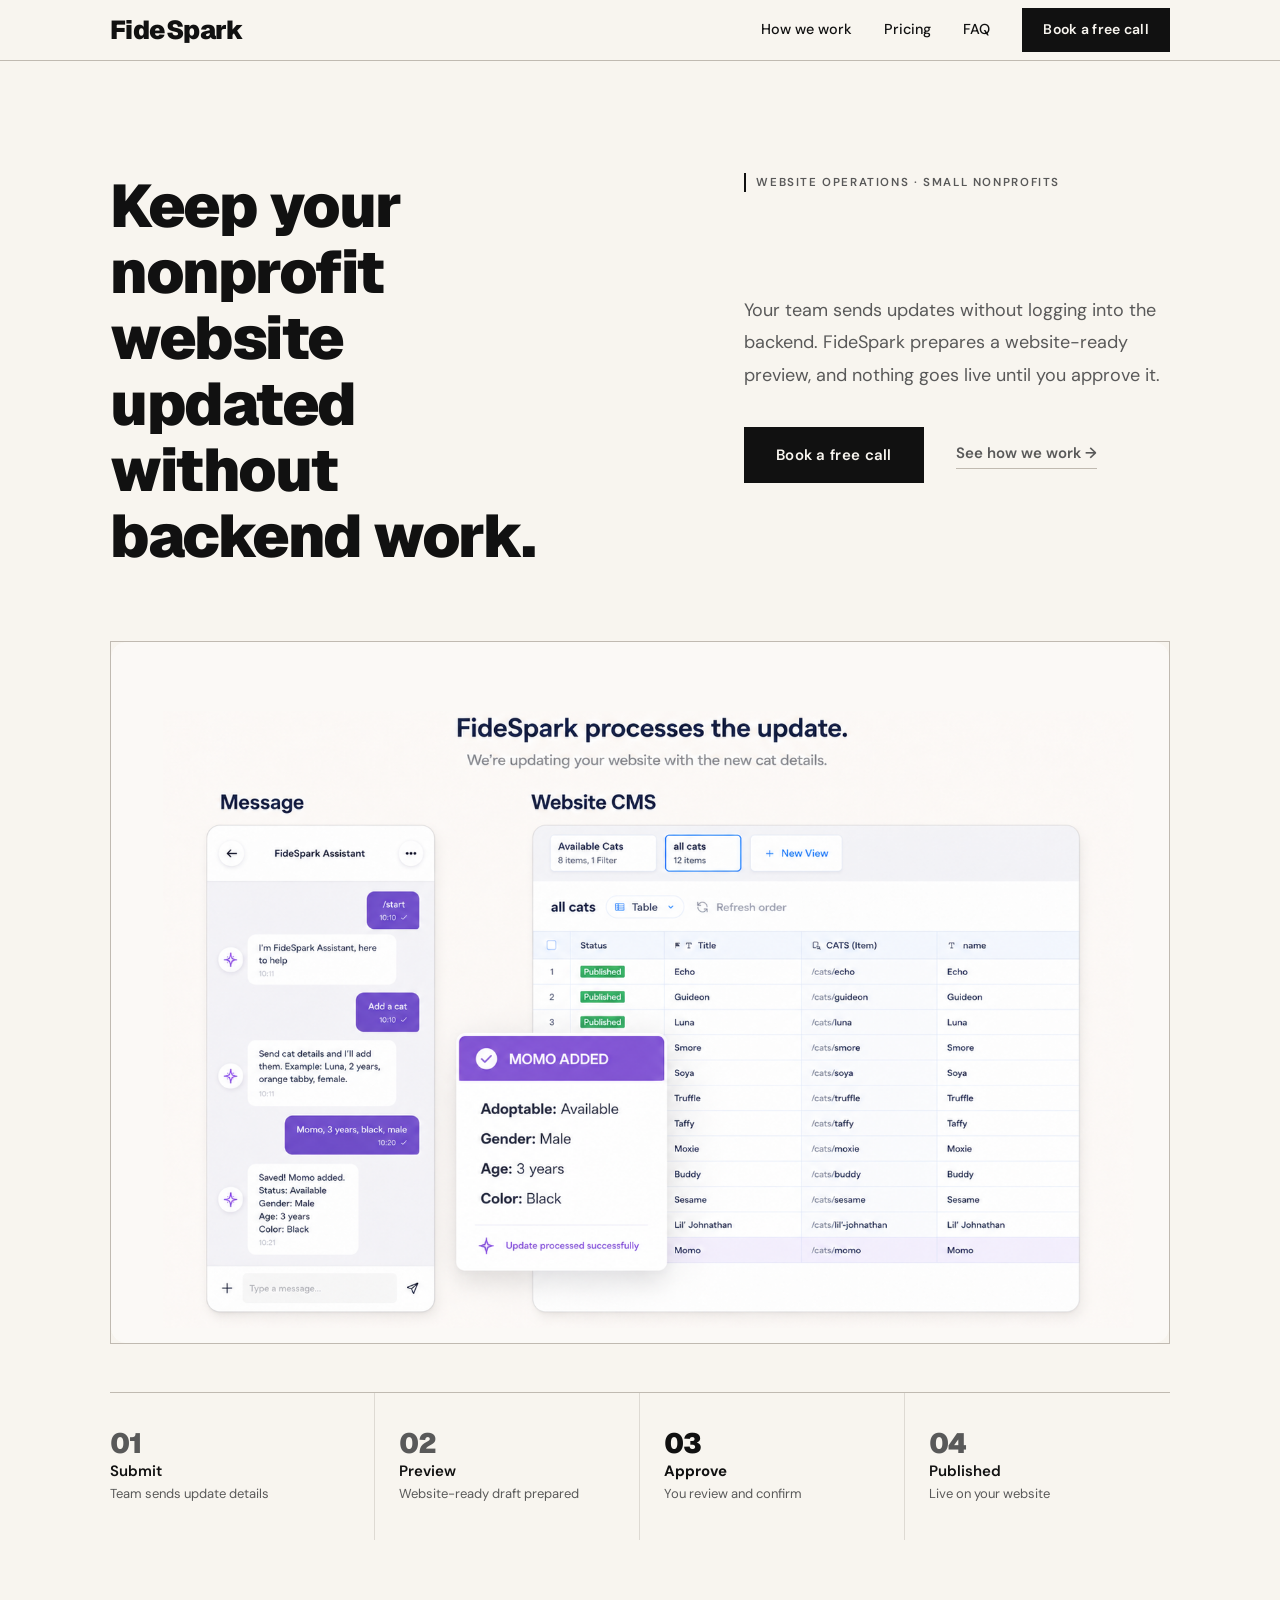
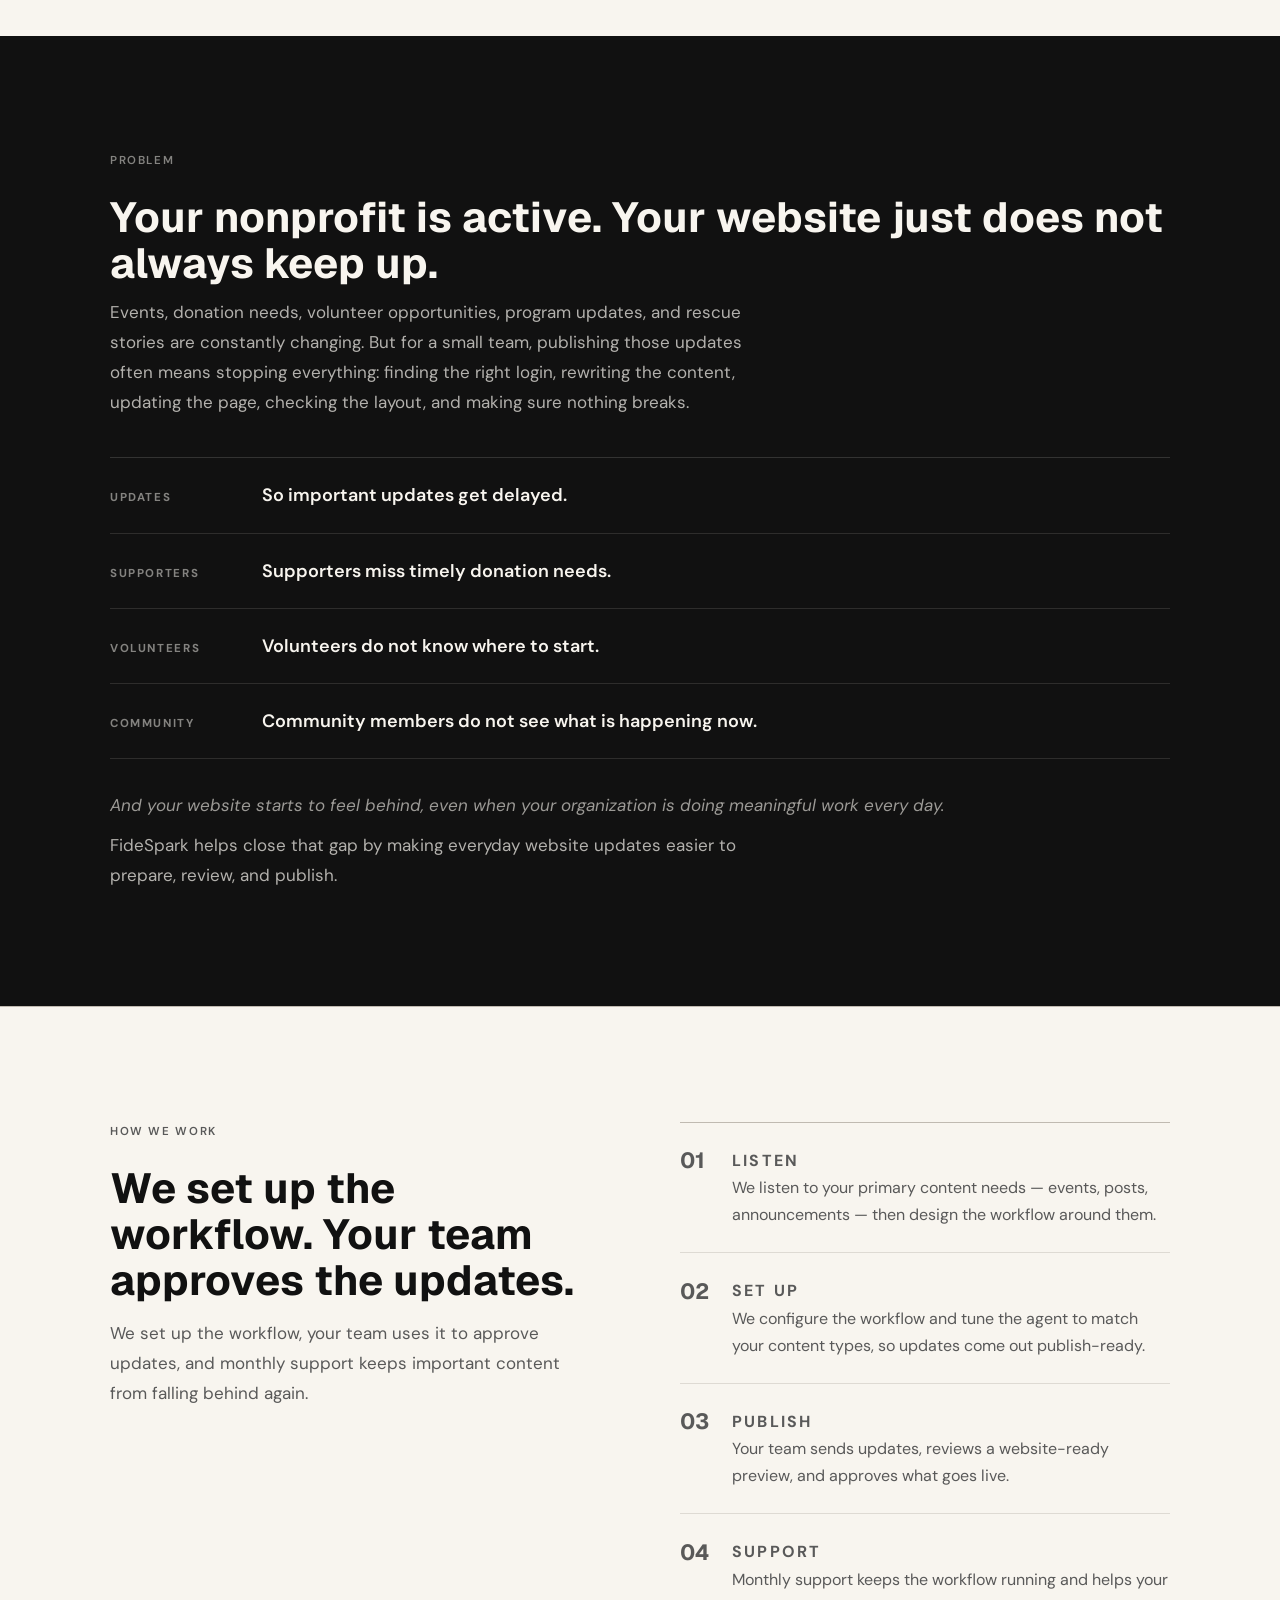
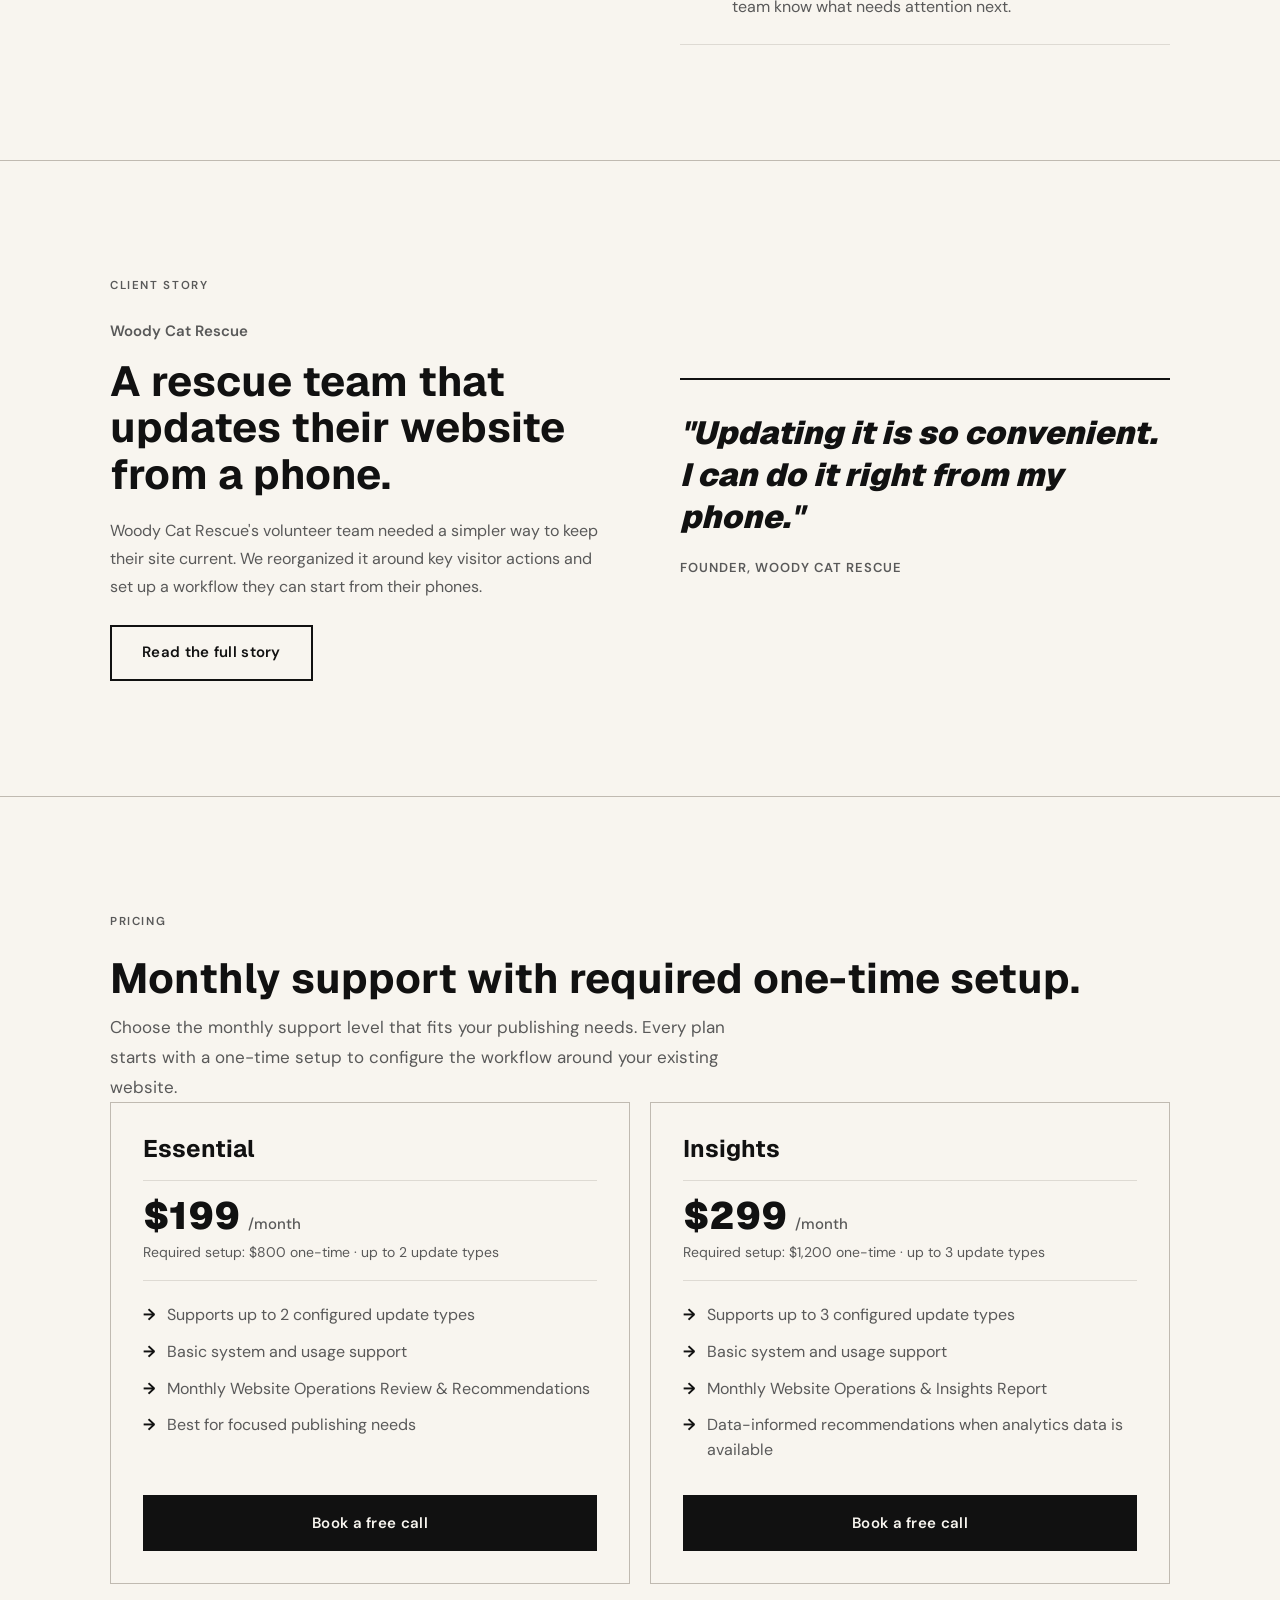
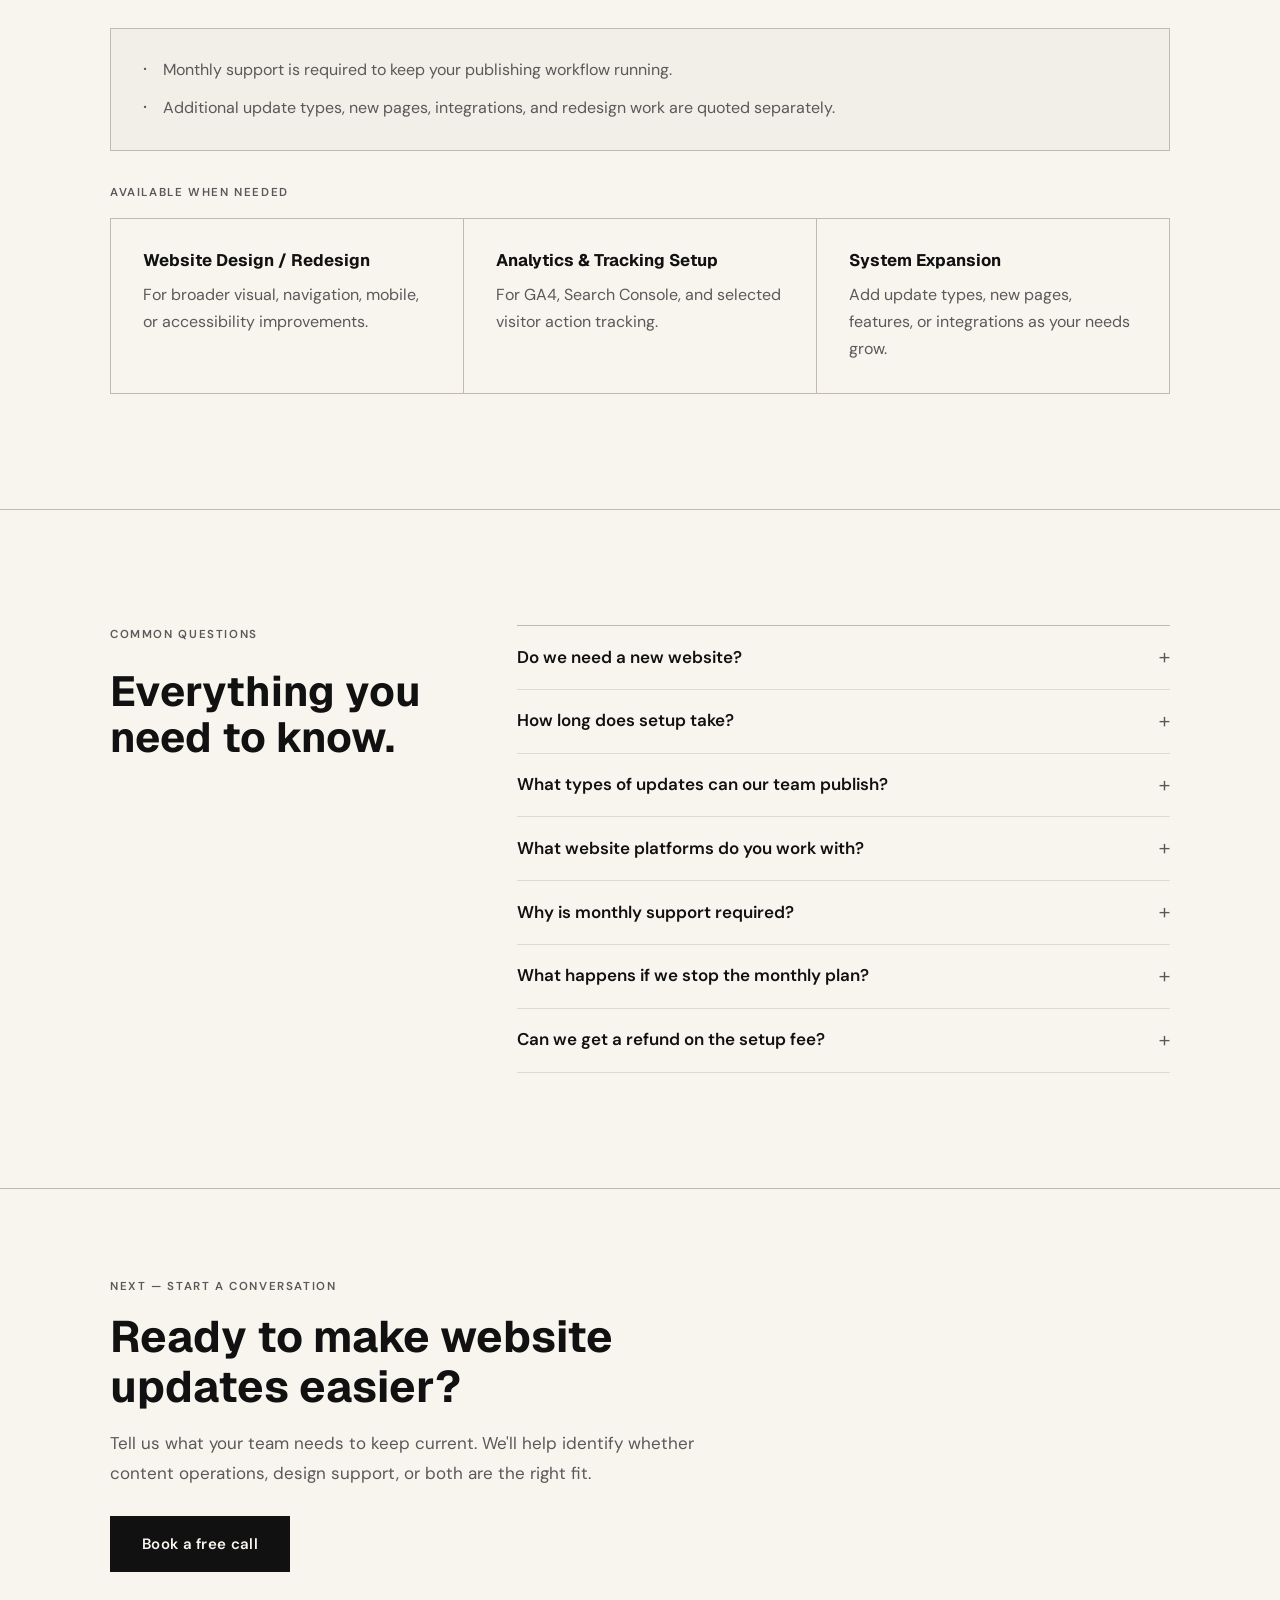
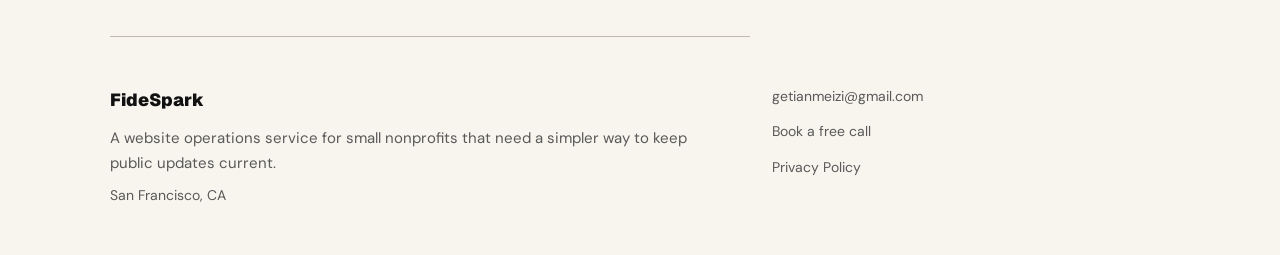
<file: index.html>
<!DOCTYPE html>
<html lang="en">
<head>
  <meta charset="UTF-8">
  <meta name="viewport" content="width=device-width, initial-scale=1.0">
  <meta name="description" content="FideSpark helps small nonprofits keep routine website updates current — events, donations, volunteer opportunities — through a simple submit, preview, and approve workflow. Setup and monthly support service.">
  <title>FideSpark — Website Operations for Small Nonprofits</title>

  <link rel="canonical" href="https://gracege.space/runlit/">

  <!-- Open Graph -->
  <meta property="og:type"        content="website">
  <meta property="og:url"         content="https://gracege.space/runlit/">
  <meta property="og:title"       content="FideSpark — Website Operations for Small Nonprofits">
  <meta property="og:description" content="FideSpark helps small nonprofits keep routine website updates current through a simple submit, preview, and approve workflow. Setup and monthly support.">
  <meta property="og:site_name"   content="FideSpark">

  <!-- Twitter / X card -->
  <meta name="twitter:card"        content="summary">
  <meta name="twitter:title"       content="FideSpark — Website Operations for Small Nonprofits">
  <meta name="twitter:description" content="FideSpark helps small nonprofits keep routine website updates current through a simple submit, preview, and approve workflow.">

  <link rel="icon" type="image/svg+xml" href="favicon.svg">

  <link rel="preconnect" href="https://fonts.googleapis.com">
  <link rel="preconnect" href="https://fonts.gstatic.com" crossorigin>
  <link href="https://fonts.googleapis.com/css2?family=Geist:wght@400;700;900&family=DM+Sans:wght@400;500;600&display=swap" rel="stylesheet">
  <link rel="stylesheet" href="css/styles.css">
</head>
<body>

  <a href="#main" class="skip-link">Skip to content</a>

  <!-- NAV -->
  <header class="nav" id="nav">
    <div class="container nav__inner">
      <a href="/runlit/" class="nav__logo">FideSpark</a>
      <button class="nav__toggle" id="navToggle" aria-label="Toggle menu" aria-expanded="false" aria-controls="navMenu">
        <span></span>
        <span></span>
        <span></span>
      </button>
      <nav class="nav__menu" id="navMenu">
        <a href="#how-it-works">How we work</a>
        <a href="#pricing">Pricing</a>
        <a href="#faq">FAQ</a>
        <a href="https://calendly.com/grace-ge/30min" target="_blank" rel="noopener" class="btn btn--nav">Book a free call<span class="sr-only"> (opens in new tab)</span></a>
      </nav>
    </div>
  </header>

  <main id="main" tabindex="-1">

  <!-- HERO -->
  <section class="hero">
    <div class="container">
      <div class="hero__top">
        <p class="hero__eyebrow">Website Operations · Small Nonprofits</p>
        <div class="hero__lead">
          <h1 class="hero__headline">Keep your nonprofit website updated without backend work.</h1>
        </div>
        <div class="hero__aside">
          <p class="hero__sub">Your team sends updates without logging into the backend. FideSpark prepares a website-ready preview, and nothing goes live until you approve it.</p>
          <div class="hero__actions">
            <a href="https://calendly.com/grace-ge/30min" target="_blank" rel="noopener" class="btn btn--primary btn--hero">Book a free call<span class="sr-only"> (opens in new tab)</span></a>
            <a href="#how-it-works" class="hero__secondary-link">See how we work →</a>
          </div>
        </div>
      </div>
      <img
        class="hero__media"
        src="media/how-it-works.png"
        alt="FideSpark workflow: a team submits an update, reviews the preview, and approves it for publishing"
      >
      <div class="hero__strip">
        <div class="hero__strip-step">
          <span class="hero__strip-num">01</span>
          <strong class="hero__strip-label">Submit</strong>
          <span class="hero__strip-sub">Team sends update details</span>
        </div>
        <div class="hero__strip-step">
          <span class="hero__strip-num">02</span>
          <strong class="hero__strip-label">Preview</strong>
          <span class="hero__strip-sub">Website-ready draft prepared</span>
        </div>
        <div class="hero__strip-step hero__strip-step--active">
          <span class="hero__strip-num">03</span>
          <strong class="hero__strip-label">Approve</strong>
          <span class="hero__strip-sub">You review and confirm</span>
        </div>
        <div class="hero__strip-step">
          <span class="hero__strip-num">04</span>
          <strong class="hero__strip-label">Published</strong>
          <span class="hero__strip-sub">Live on your website</span>
        </div>
      </div>
    </div>
  </section>

  <!-- 01 PROBLEM -->
  <section class="chapter reveal problem-dark" id="problem">
    <div class="container">
      <p class="chapter-label">Problem</p>
      <h2>Your nonprofit is active. Your website just does not always keep up.</h2>
      <p class="chapter-intro">Events, donation needs, volunteer opportunities, program updates, and rescue stories are constantly changing. But for a small team, publishing those updates often means stopping everything: finding the right login, rewriting the content, updating the page, checking the layout, and making sure nothing breaks.</p>
      <div class="problem-list">
        <div class="problem-row">
          <span class="problem-row-label">Updates</span>
          <p class="problem-row-body">So important updates get delayed.</p>
        </div>
        <div class="problem-row">
          <span class="problem-row-label">Supporters</span>
          <p class="problem-row-body">Supporters miss timely donation needs.</p>
        </div>
        <div class="problem-row">
          <span class="problem-row-label">Volunteers</span>
          <p class="problem-row-body">Volunteers do not know where to start.</p>
        </div>
        <div class="problem-row">
          <span class="problem-row-label">Community</span>
          <p class="problem-row-body">Community members do not see what is happening now.</p>
        </div>
      </div>
      <p class="chapter-close">And your website starts to feel behind, even when your organization is doing meaningful work every day.</p>
      <p class="chapter-intro">FideSpark helps close that gap by making everyday website updates easier to prepare, review, and publish.</p>
    </div>
  </section>

  <!-- 02 HOW WE WORK -->
  <section class="chapter reveal" id="how-it-works">
    <div class="container">
      <div class="how-split">
        <div class="how-lead">
          <p class="chapter-label">How We Work</p>
          <h2>We set up the workflow. Your team approves the updates.</h2>
          <p class="chapter-intro">We set up the workflow, your team uses it to approve updates, and monthly support keeps important content from falling behind again.</p>
        </div>
        <div class="how-steps">
          <div class="how-step">
            <span class="how-step-num">01</span>
            <div class="how-step-body">
              <p class="how-step-label">Listen</p>
              <p>We listen to your primary content needs — events, posts, announcements — then design the workflow around them.</p>
            </div>
          </div>
          <div class="how-step">
            <span class="how-step-num">02</span>
            <div class="how-step-body">
              <p class="how-step-label">Set Up</p>
              <p>We configure the workflow and tune the agent to match your content types, so updates come out publish-ready.</p>
            </div>
          </div>
          <div class="how-step">
            <span class="how-step-num">03</span>
            <div class="how-step-body">
              <p class="how-step-label">Publish</p>
              <p>Your team sends updates, reviews a website-ready preview, and approves what goes live.</p>
            </div>
          </div>
          <div class="how-step">
            <span class="how-step-num">04</span>
            <div class="how-step-body">
              <p class="how-step-label">Support</p>
              <p>Monthly support keeps the workflow running and helps your team know what needs attention next.</p>
            </div>
          </div>
        </div>
      </div>
    </div>
  </section>

  <!-- 03 PROOF -->
  <section class="chapter reveal" id="case-study">
    <div class="container">
      <div class="cs-teaser">

        <div class="cs-teaser__left">
          <p class="chapter-label">Client Story</p>
          <p class="cs-teaser__client">Woody Cat Rescue</p>
          <h2 class="cs-teaser__headline">A rescue team that updates their website from a phone.</h2>
          <p class="cs-teaser__summary">Woody Cat Rescue's volunteer team needed a simpler way to keep their site current. We reorganized it around key visitor actions and set up a workflow they can start from their phones.</p>
          <a href="client-story.html" class="btn btn--outline">Read the full story</a>
        </div>

        <div class="cs-teaser__right">
          <blockquote class="cs-teaser__pull">
            <p class="cs-teaser__pull-quote">"Updating it is so convenient. I can do it right from my phone."</p>
            <cite class="cs-teaser__pull-cite">Founder, Woody Cat Rescue</cite>
          </blockquote>
        </div>

      </div>
    </div>
  </section>

  <!-- 04 PRICING -->
  <section class="chapter reveal" id="pricing">
    <div class="container">
      <p class="chapter-label">Pricing</p>
      <h2>Monthly support with required one-time setup.</h2>
      <p class="chapter-intro">Choose the monthly support level that fits your publishing needs. Every plan starts with a one-time setup to configure the workflow around your existing website.</p>

      <div class="pricing-pair">
        <div class="pricing-card">
          <p class="plan-name">Essential</p>
          <div class="plan-price">
            <span class="price-amount">$199</span>
            <span class="price-unit">/month</span>
          </div>
          <p class="plan-setup">Required setup: $800 one-time · up to 2 update types</p>
          <ul class="plan-features" role="list">
            <li>Supports up to 2 configured update types</li>
            <li>Basic system and usage support</li>
            <li>Monthly Website Operations Review &amp; Recommendations</li>
            <li>Best for focused publishing needs</li>
          </ul>
          <a href="https://calendly.com/grace-ge/30min" target="_blank" rel="noopener" class="btn btn--primary btn--full">Book a free call<span class="sr-only"> (opens in new tab)</span></a>
        </div>
        <div class="pricing-card">
          <p class="plan-name">Insights</p>
          <div class="plan-price">
            <span class="price-amount">$299</span>
            <span class="price-unit">/month</span>
          </div>
          <p class="plan-setup">Required setup: $1,200 one-time · up to 3 update types</p>
          <ul class="plan-features" role="list">
            <li>Supports up to 3 configured update types</li>
            <li>Basic system and usage support</li>
            <li>Monthly Website Operations &amp; Insights Report</li>
            <li>Data-informed recommendations when analytics data is available</li>
          </ul>
          <a href="https://calendly.com/grace-ge/30min" target="_blank" rel="noopener" class="btn btn--primary btn--full">Book a free call<span class="sr-only"> (opens in new tab)</span></a>
        </div>
      </div>

      <div class="pricing-notes-panel">
        <ul role="list">
          <li>Monthly support is required to keep your publishing workflow running.</li>
          <li>Additional update types, new pages, integrations, and redesign work are quoted separately.</li>
        </ul>
      </div>

      <p class="section-label services-optional-label">Available when needed</p>
      <div class="services-optional-grid">
        <div class="service-option-card">
          <h3>Website Design / Redesign</h3>
          <p>For broader visual, navigation, mobile, or accessibility improvements.</p>
        </div>
        <div class="service-option-card">
          <h3>Analytics &amp; Tracking Setup</h3>
          <p>For GA4, Search Console, and selected visitor action tracking.</p>
        </div>
        <div class="service-option-card">
          <h3>System Expansion</h3>
          <p>Add update types, new pages, features, or integrations as your needs grow.</p>
        </div>
      </div>
    </div>
  </section>

  <!-- FAQ -->
  <section class="chapter reveal" id="faq">
    <div class="container">
      <div class="faq-split">
        <div class="faq-lead">
          <p class="chapter-label">Common questions</p>
          <h2>Everything you need to know.</h2>
        </div>
        <div class="faq-list">

        <details class="faq-item" name="faq">
          <summary>Do we need a new website?</summary>
          <div class="faq-body">
            <p>Not necessarily. The workflow is designed to work with an existing website when its structure can support your selected publishing needs. If your website needs broader design or structural improvements, website design or redesign can be scoped separately.</p>
          </div>
        </details>

        <details class="faq-item" name="faq">
          <summary>How long does setup take?</summary>
          <div class="faq-body">
            <p>Most setups are completed within 14–21 days. The process includes an initial call, system configuration, light website adjustments, and a training session. Your team will be ready to start publishing by the end of setup.</p>
          </div>
        </details>

        <details class="faq-item" name="faq">
          <summary>What types of updates can our team publish?</summary>
          <div class="faq-body">
            <p>Your setup includes the types of updates your team posts most often — events, donation updates, volunteer opportunities, announcements, program updates, or impact stories. Starter Setup includes 2 types; Expanded Setup includes up to 3. Your team provides the information — FideSpark structures and formats it.</p>
          </div>
        </details>

        <details class="faq-item" name="faq">
          <summary>What website platforms do you work with?</summary>
          <div class="faq-body">
            <p>We work with Squarespace, Wix, WordPress, Shopify, Webflow, and Framer. Some publishing workflows may require a platform plan that supports third-party integrations — we will confirm this during your initial call. Third-party API costs are not included in the setup or monthly fee.</p>
          </div>
        </details>

        <details class="faq-item" name="faq">
          <summary>Why is monthly support required?</summary>
          <div class="faq-body">
            <p>The publishing workflow runs on FideSpark's platform. Monthly support keeps your workflow available and supported, and includes a monthly website review with practical recommendations. Without an active monthly plan, the workflow will no longer function — though your existing website content stays in place.</p>
          </div>
        </details>

        <details class="faq-item" name="faq">
          <summary>What happens if we stop the monthly plan?</summary>
          <div class="faq-body">
            <p>If you cancel, your configured publishing workflow will no longer be available. Your website content remains on your website — only the workflow powered by FideSpark's system stops functioning. We recommend discussing any changes with us before cancelling so we can help you plan accordingly.</p>
          </div>
        </details>

        <details class="faq-item" name="faq">
          <summary>Can we get a refund on the setup fee?</summary>
          <div class="faq-body">
            <p>Setup fees are non-refundable once payment is received, as work begins immediately. We recommend booking a free call before purchasing to make sure FideSpark is the right fit for your organization.</p>
          </div>
        </details>

        </div>
      </div>
    </div>
  </section>

  </main>

  <!-- FOOTER — Editorial closing section -->
  <footer class="footer" id="book">
    <div class="container">
      <div class="footer__cta-row">
        <p class="footer__cta-label">Next — Start a conversation</p>
        <h2 class="footer__cta-heading">Ready to make website updates easier?</h2>
        <p class="footer__cta-sub">Tell us what your team needs to keep current. We'll help identify whether content operations, design support, or both are the right fit.</p>
        <a href="https://calendly.com/grace-ge/30min" target="_blank" rel="noopener" class="btn btn--primary">Book a free call<span class="sr-only"> (opens in new tab)</span></a>
      </div>
      <div class="footer__cols">
        <div class="footer__brand-col">
          <span class="footer__logo">FideSpark</span>
          <p class="footer__brand-desc">A website operations service for small nonprofits that need a simpler way to keep public updates current.</p>
          <p class="footer__location">San Francisco, CA</p>
        </div>
        <div class="footer__links-col">
          <a href="mailto:getianmeizi@gmail.com" class="footer__link">getianmeizi@gmail.com</a>
          <a href="https://calendly.com/grace-ge/30min" target="_blank" rel="noopener" class="footer__link">Book a free call<span class="sr-only"> (opens in new tab)</span></a>
          <a href="/runlit/privacy.html" class="footer__link">Privacy Policy</a>
        </div>
      </div>
    </div>
  </footer>

  <script src="js/main.js"></script>

  <!-- Structured data -->
  <script type="application/ld+json">
  {
    "@context": "https://schema.org",
    "@graph": [
      {
        "@type": "ProfessionalService",
        "@id": "https://gracege.space/runlit/#business",
        "name": "FideSpark",
        "url": "https://gracege.space/runlit/",
        "email": "getianmeizi@gmail.com",
        "description": "FideSpark provides a website operations service for small nonprofits — a simpler approval-based publishing workflow for events, donation updates, volunteer opportunities, and community content. Website design and redesign are available as a separate service.",
        "serviceType": "Website Operations and website design for nonprofits",
        "priceRange": "$$",
        "areaServed": "US",
        "address": {
          "@type": "PostalAddress",
          "addressLocality": "San Francisco",
          "addressRegion": "CA",
          "addressCountry": "US"
        },
        "contactPoint": {
          "@type": "ContactPoint",
          "email": "getianmeizi@gmail.com",
          "contactType": "customer support"
        },
        "offers": [
          {
            "@type": "Offer",
            "name": "Starter Setup",
            "description": "One-time setup for up to 5 existing pages with 2 configured publishing types and the submit-preview-approve-publish workflow.",
            "category": "Website Operations setup",
            "url": "https://calendly.com/grace-ge/30min",
            "price": "800",
            "priceCurrency": "USD"
          },
          {
            "@type": "Offer",
            "name": "Expanded Setup",
            "description": "One-time setup for up to 10 existing pages with up to 3 configured publishing types and the submit-preview-approve-publish workflow.",
            "category": "Website Operations setup",
            "url": "https://calendly.com/grace-ge/30min",
            "price": "1200",
            "priceCurrency": "USD"
          },
          {
            "@type": "Offer",
            "name": "Essential Support",
            "description": "Monthly support maintaining up to 2 publishing types, basic usage support, and a monthly Website Operations Review and Recommendations.",
            "category": "Website Operations monthly support",
            "url": "https://calendly.com/grace-ge/30min",
            "price": "199",
            "priceCurrency": "USD",
            "priceSpecification": {
              "@type": "UnitPriceSpecification",
              "price": "199",
              "priceCurrency": "USD",
              "unitText": "month"
            }
          },
          {
            "@type": "Offer",
            "name": "Insights Support",
            "description": "Monthly support maintaining up to 3 publishing types, basic usage support, and a monthly Website Operations and Insights Report including data-informed recommendations when analytics data is available.",
            "category": "Website Operations monthly support",
            "url": "https://calendly.com/grace-ge/30min",
            "price": "299",
            "priceCurrency": "USD",
            "priceSpecification": {
              "@type": "UnitPriceSpecification",
              "price": "299",
              "priceCurrency": "USD",
              "unitText": "month"
            }
          }
        ]
      },
      {
        "@type": "FAQPage",
        "mainEntity": [
          {
            "@type": "Question",
            "name": "Do we need a new website?",
            "acceptedAnswer": {
              "@type": "Answer",
              "text": "Not necessarily. The workflow is designed to work with an existing website when its structure can support your selected publishing needs. If your website needs broader design or structural improvements, website design or redesign can be scoped separately."
            }
          },
          {
            "@type": "Question",
            "name": "How long does setup take?",
            "acceptedAnswer": {
              "@type": "Answer",
              "text": "Most setups are completed within 14–21 days. The process includes an initial call, system configuration, light website adjustments, and a training session. Your team will be ready to start publishing by the end of setup."
            }
          },
          {
            "@type": "Question",
            "name": "What types of updates can our team publish?",
            "acceptedAnswer": {
              "@type": "Answer",
              "text": "Your setup includes the types of updates your team posts most often — events, donation updates, volunteer opportunities, announcements, program updates, or impact stories. Starter Setup includes 2 types; Expanded Setup includes up to 3."
            }
          },
          {
            "@type": "Question",
            "name": "What website platforms do you work with?",
            "acceptedAnswer": {
              "@type": "Answer",
              "text": "We work with Squarespace, Wix, WordPress, Shopify, Webflow, and Framer. Some publishing workflows may require a platform plan that supports third-party integrations — we will confirm this during your initial call. Third-party API costs are not included in the setup or monthly fee."
            }
          },
          {
            "@type": "Question",
            "name": "Why is monthly support required?",
            "acceptedAnswer": {
              "@type": "Answer",
              "text": "The publishing workflow runs on FideSpark's platform. Monthly support keeps your workflow available and supported, and includes a monthly website review with practical recommendations. Without an active monthly plan, the workflow will no longer function — though your existing website content stays in place."
            }
          },
          {
            "@type": "Question",
            "name": "What happens if we stop the monthly plan?",
            "acceptedAnswer": {
              "@type": "Answer",
              "text": "If you cancel, your configured publishing workflow will no longer be available. Your website content remains on your website — only the workflow powered by FideSpark's system stops functioning. We recommend discussing any changes with us before cancelling so we can help you plan accordingly."
            }
          },
          {
            "@type": "Question",
            "name": "Can we get a refund on the setup fee?",
            "acceptedAnswer": {
              "@type": "Answer",
              "text": "Setup fees are non-refundable once payment is received, as work begins immediately. We recommend booking a free call before purchasing to make sure FideSpark is the right fit for your organization."
            }
          }
        ]
      }
    ]
  }
  </script>
</body>
</html>
</file>
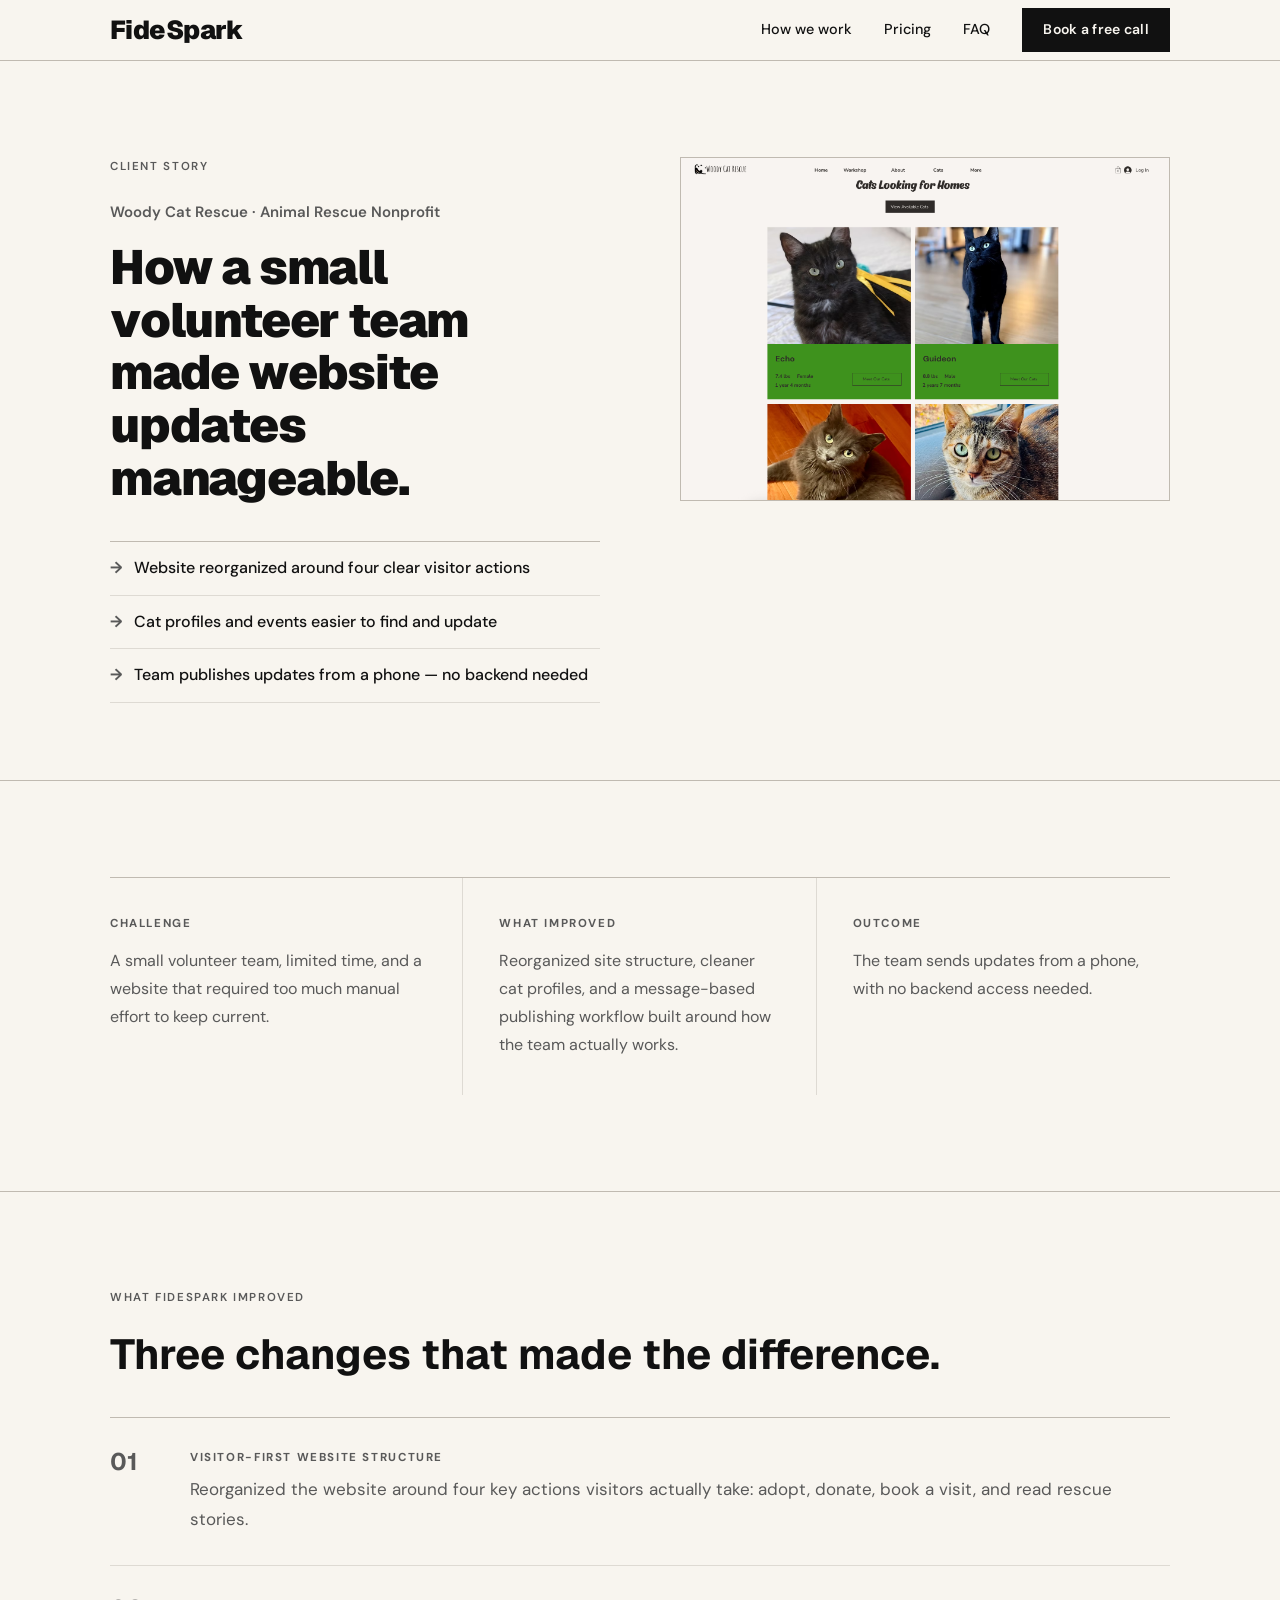
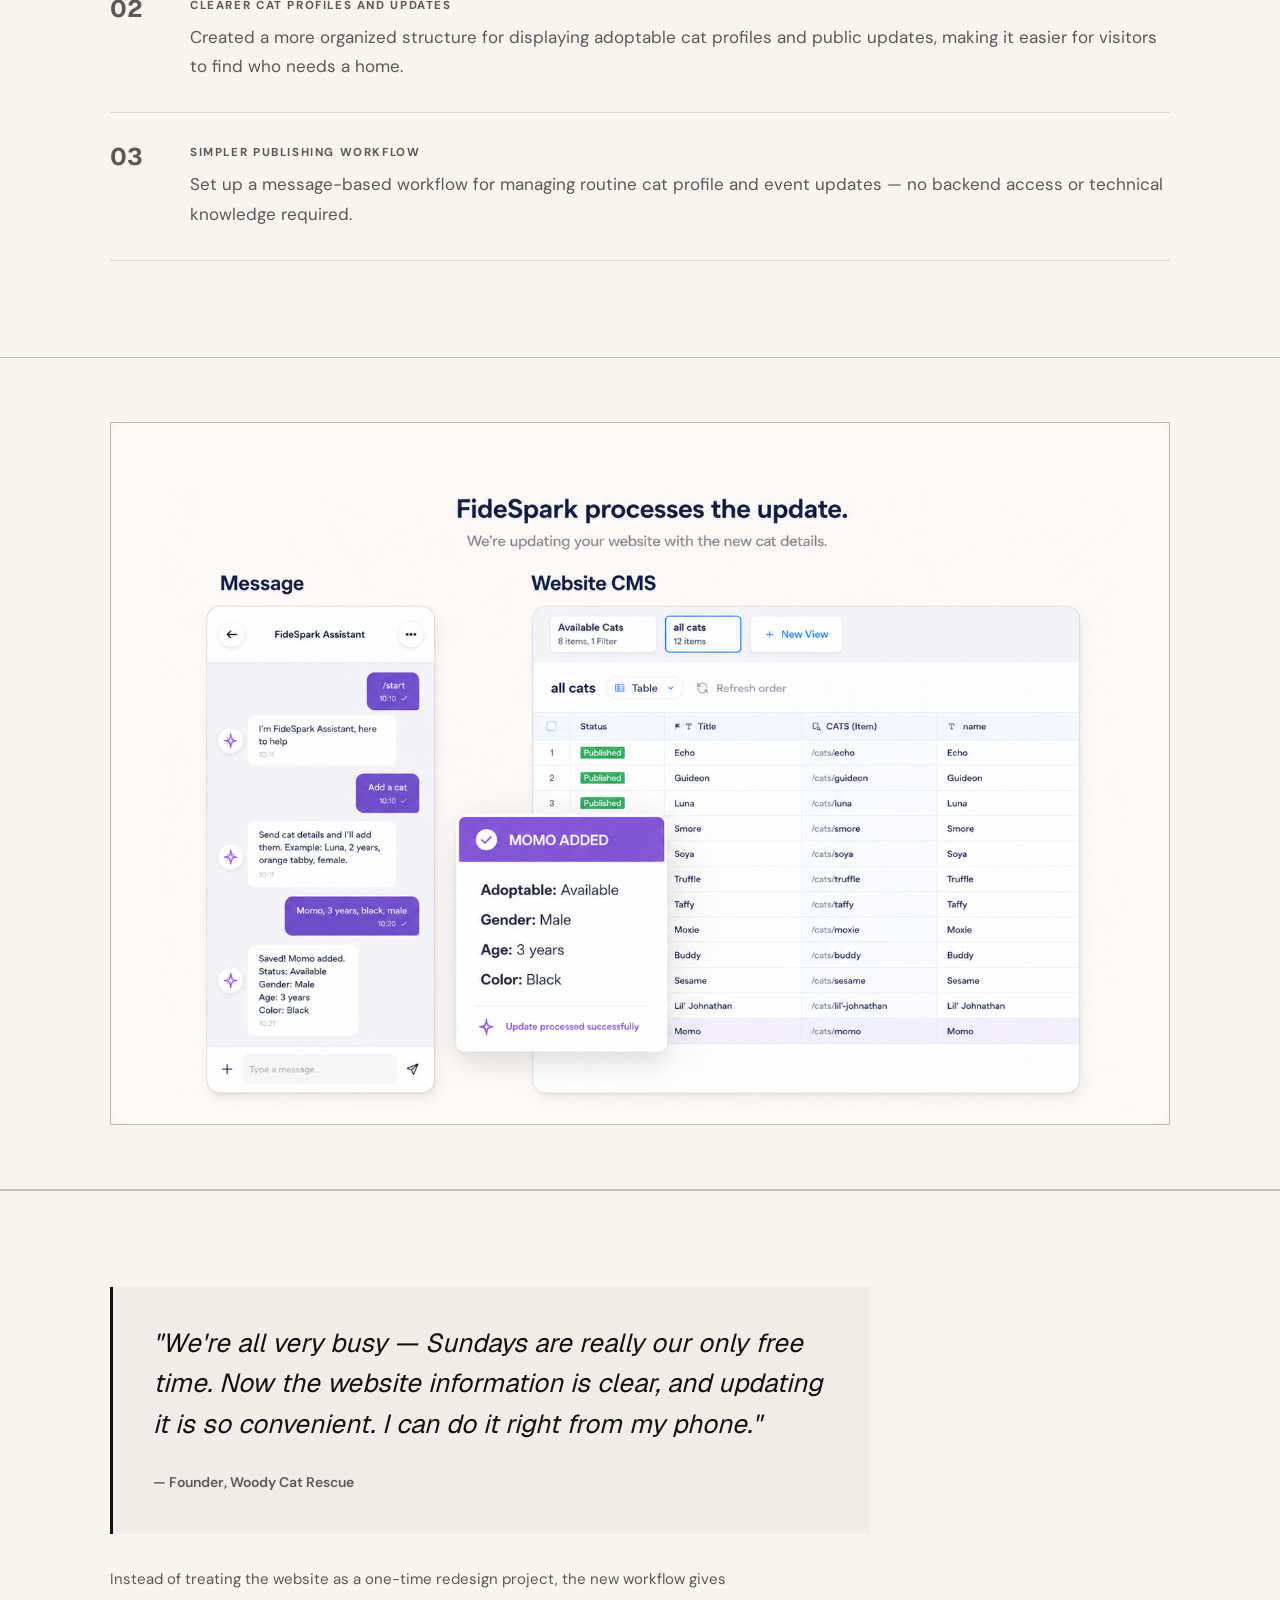
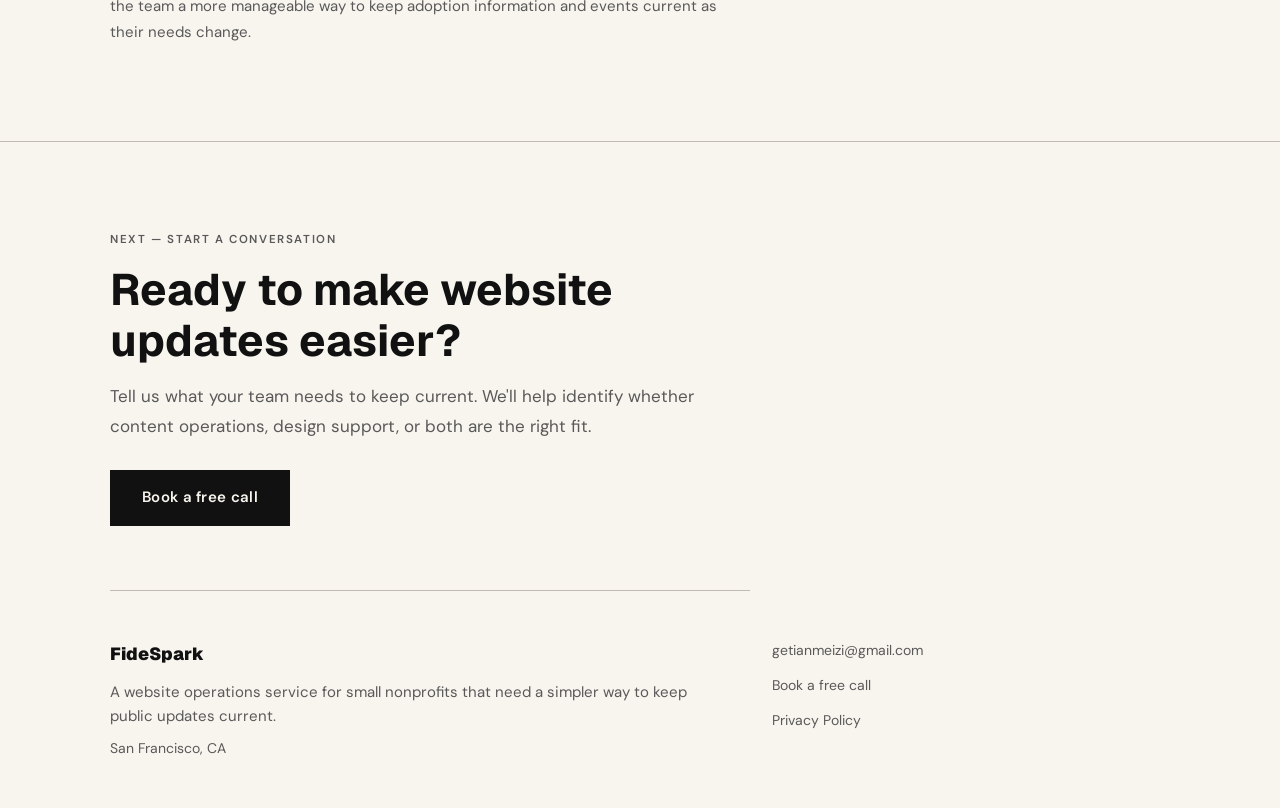
<file: client-story.html>
<!DOCTYPE html>
<html lang="en">
<head>
  <meta charset="UTF-8">
  <meta name="viewport" content="width=device-width, initial-scale=1.0">
  <meta name="description" content="How Woody Cat Rescue made website updates easier to manage — a FideSpark client story.">
  <title>Woody Cat Rescue — Client Story | FideSpark</title>

  <link rel="canonical" href="https://gracege.space/runlit/client-story.html">

  <meta property="og:type"        content="article">
  <meta property="og:url"         content="https://gracege.space/runlit/client-story.html">
  <meta property="og:title"       content="Woody Cat Rescue — Client Story | FideSpark">
  <meta property="og:description" content="How Woody Cat Rescue made website updates easier to manage with FideSpark.">
  <meta property="og:site_name"   content="FideSpark">

  <meta name="twitter:card"        content="summary">
  <meta name="twitter:title"       content="Woody Cat Rescue — Client Story | FideSpark">
  <meta name="twitter:description" content="How Woody Cat Rescue made website updates easier to manage with FideSpark.">

  <link rel="icon" type="image/svg+xml" href="favicon.svg">

  <link rel="preconnect" href="https://fonts.googleapis.com">
  <link rel="preconnect" href="https://fonts.gstatic.com" crossorigin>
  <link href="https://fonts.googleapis.com/css2?family=Geist:wght@400;700;900&family=DM+Sans:wght@400;500;600&display=swap" rel="stylesheet">
  <link rel="stylesheet" href="css/styles.css">
</head>
<body>

  <a href="#main" class="skip-link">Skip to content</a>

  <!-- NAV -->
  <header class="nav" id="nav">
    <div class="container nav__inner">
      <a href="index.html" class="nav__logo">FideSpark</a>
      <button class="nav__toggle" id="navToggle" aria-label="Toggle menu" aria-expanded="false" aria-controls="navMenu">
        <span></span>
        <span></span>
        <span></span>
      </button>
      <nav class="nav__menu" id="navMenu">
        <a href="index.html#how-it-works">How we work</a>
        <a href="index.html#pricing">Pricing</a>
        <a href="index.html#faq">FAQ</a>
        <a href="https://calendly.com/grace-ge/30min" target="_blank" rel="noopener" class="btn btn--nav">Book a free call<span class="sr-only"> (opens in new tab)</span></a>
      </nav>
    </div>
  </header>

  <main id="main" tabindex="-1">

  <!-- HERO -->
  <section class="cs-hero">
    <div class="container">
      <div class="cs-hero__grid">

        <div class="cs-hero__left">
          <p class="chapter-label">Client Story</p>
          <p class="cs-hero__category">Woody Cat Rescue · Animal Rescue Nonprofit</p>
          <h1 class="cs-hero__headline">How a small volunteer team made website updates manageable.</h1>
          <div class="cs-hero__results">
            <div class="cs-result">
              <p class="cs-result__text">Website reorganized around four clear visitor actions</p>
            </div>
            <div class="cs-result">
              <p class="cs-result__text">Cat profiles and events easier to find and update</p>
            </div>
            <div class="cs-result">
              <p class="cs-result__text">Team publishes updates from a phone — no backend needed</p>
            </div>
          </div>
        </div>

        <div class="cs-hero__right">
          <img
            class="cs-hero__img"
            src="media/image1.png"
            alt="Woody Cat Rescue website — cat profiles and adoption page"
          >
        </div>

      </div>
    </div>
  </section>

  <!-- CHALLENGE / WHAT IMPROVED / OUTCOME -->
  <section class="cs-blocks reveal">
    <div class="container">
      <div class="cs-blocks__grid">
        <div class="cs-block">
          <p class="cs-block__label">Challenge</p>
          <p>A small volunteer team, limited time, and a website that required too much manual effort to keep current.</p>
        </div>
        <div class="cs-block">
          <p class="cs-block__label">What Improved</p>
          <p>Reorganized site structure, cleaner cat profiles, and a message-based publishing workflow built around how the team actually works.</p>
        </div>
        <div class="cs-block">
          <p class="cs-block__label">Outcome</p>
          <p>The team sends updates from a phone, with no backend access needed.</p>
        </div>
      </div>
    </div>
  </section>

  <!-- NUMBERED IMPROVEMENTS -->
  <section class="cs-improvements reveal">
    <div class="container">
      <div class="cs-improvements__header">
        <p class="chapter-label">What FideSpark Improved</p>
        <h2 class="cs-improvements__heading">Three changes that made the difference.</h2>
      </div>
      <div class="cs-improvements__list">
        <div class="cs-improvement">
          <span class="cs-improvement__num">01</span>
          <div class="cs-improvement__body">
            <p class="cs-improvement__title">Visitor-first website structure</p>
            <p>Reorganized the website around four key actions visitors actually take: adopt, donate, book a visit, and read rescue stories.</p>
          </div>
        </div>
        <div class="cs-improvement">
          <span class="cs-improvement__num">02</span>
          <div class="cs-improvement__body">
            <p class="cs-improvement__title">Clearer cat profiles and updates</p>
            <p>Created a more organized structure for displaying adoptable cat profiles and public updates, making it easier for visitors to find who needs a home.</p>
          </div>
        </div>
        <div class="cs-improvement">
          <span class="cs-improvement__num">03</span>
          <div class="cs-improvement__body">
            <p class="cs-improvement__title">Simpler publishing workflow</p>
            <p>Set up a message-based workflow for managing routine cat profile and event updates — no backend access or technical knowledge required.</p>
          </div>
        </div>
      </div>
    </div>
  </section>

  <!-- WORKFLOW IMAGE -->
  <div class="cs-placeholder-wide-wrap">
    <div class="container">
      <img
        class="cs-img--wide"
        src="media/how-it-works.png"
        alt="FideSpark workflow: submitting and publishing a website update"
      >
    </div>
  </div>

  <!-- QUOTE -->
  <section class="cs-quote-section reveal">
    <div class="container">
      <blockquote class="cs-quote">
        <p>"We're all very busy — Sundays are really our only free time. Now the website information is clear, and updating it is so convenient. I can do it right from my phone."</p>
        <cite>— Founder, Woody Cat Rescue</cite>
      </blockquote>
      <p class="cs-quote__context">Instead of treating the website as a one-time redesign project, the new workflow gives the team a more manageable way to keep adoption information and events current as their needs change.</p>
    </div>
  </section>

  </main>

  <!-- FOOTER -->
  <footer class="footer" id="book">
    <div class="container">
      <div class="footer__cta-row">
        <p class="footer__cta-label">Next — Start a conversation</p>
        <h2 class="footer__cta-heading">Ready to make website updates easier?</h2>
        <p class="footer__cta-sub">Tell us what your team needs to keep current. We'll help identify whether content operations, design support, or both are the right fit.</p>
        <a href="https://calendly.com/grace-ge/30min" target="_blank" rel="noopener" class="btn btn--primary">Book a free call<span class="sr-only"> (opens in new tab)</span></a>
      </div>
      <div class="footer__cols">
        <div class="footer__brand-col">
          <span class="footer__logo">FideSpark</span>
          <p class="footer__brand-desc">A website operations service for small nonprofits that need a simpler way to keep public updates current.</p>
          <p class="footer__location">San Francisco, CA</p>
        </div>
        <div class="footer__links-col">
          <a href="mailto:getianmeizi@gmail.com" class="footer__link">getianmeizi@gmail.com</a>
          <a href="https://calendly.com/grace-ge/30min" target="_blank" rel="noopener" class="footer__link">Book a free call<span class="sr-only"> (opens in new tab)</span></a>
          <a href="privacy.html" class="footer__link">Privacy Policy</a>
        </div>
      </div>
    </div>
  </footer>

  <script src="js/main.js"></script>
</body>
</html>
</file>
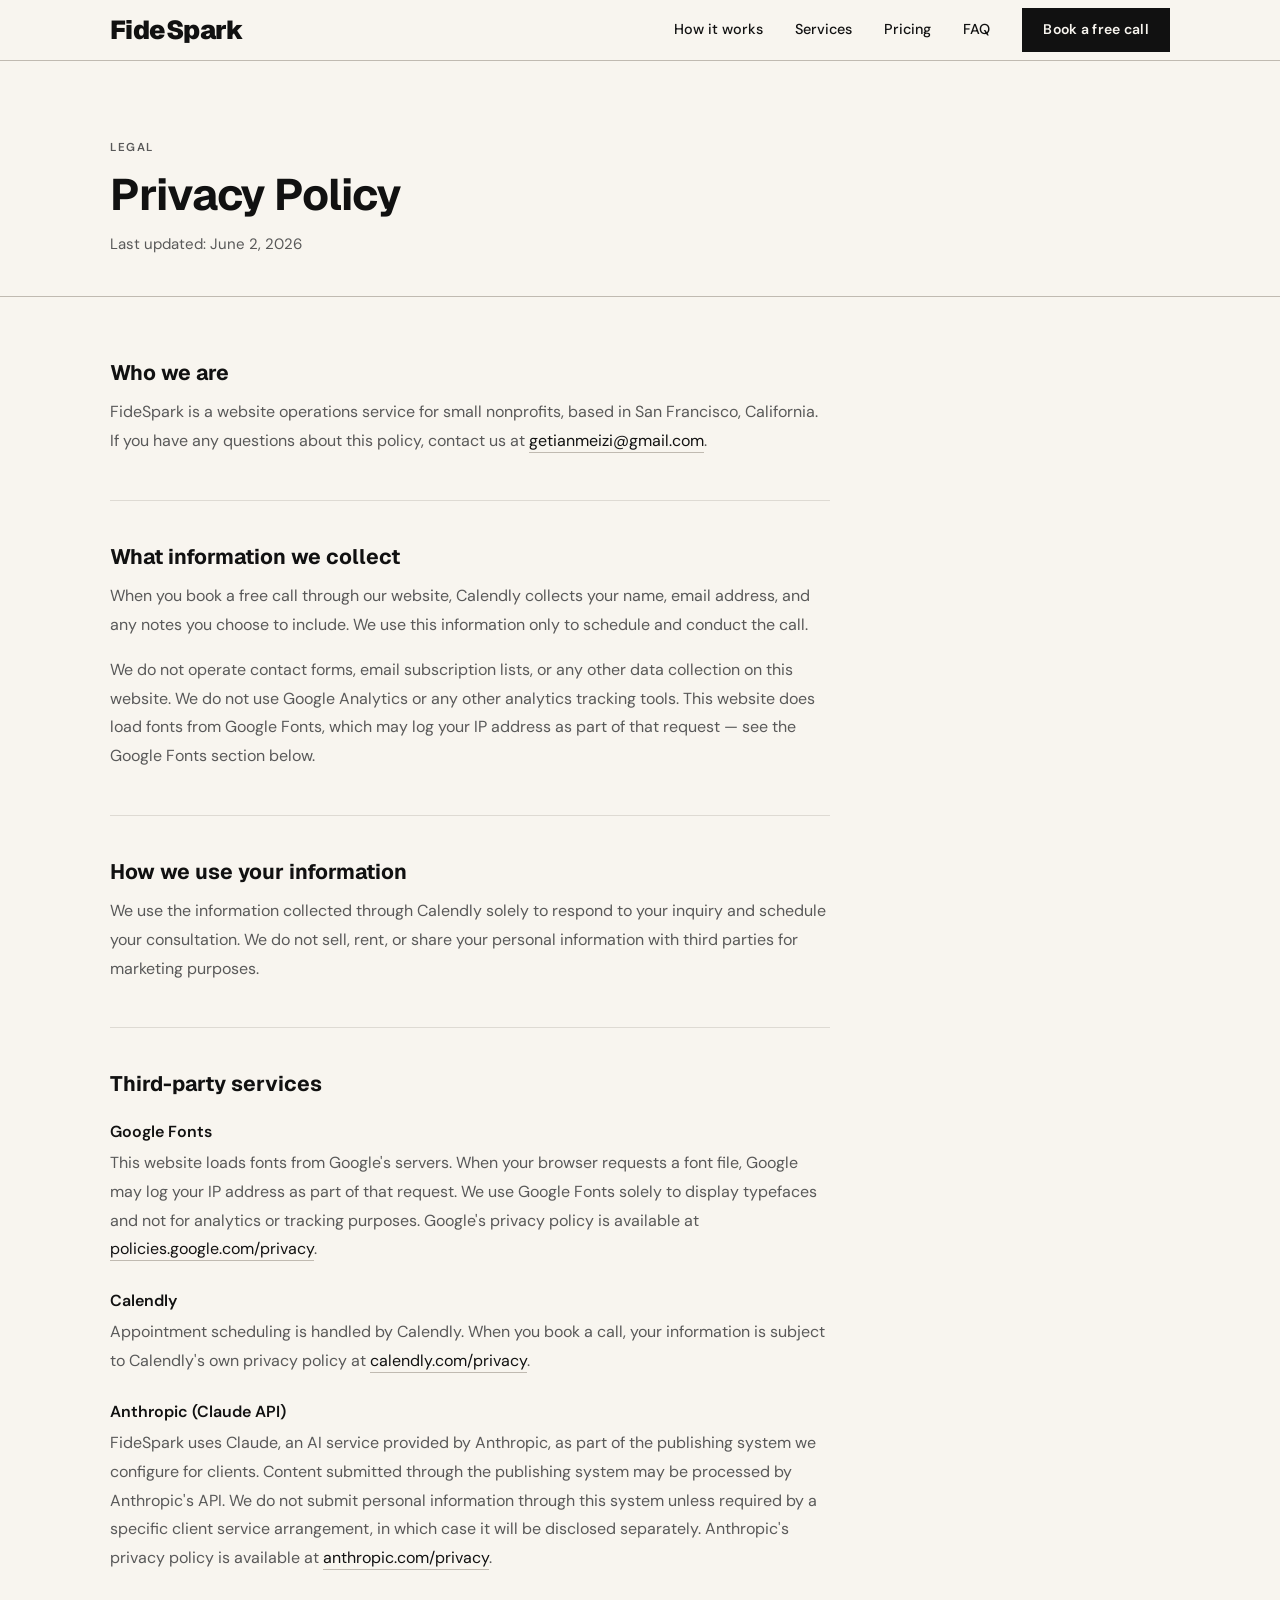
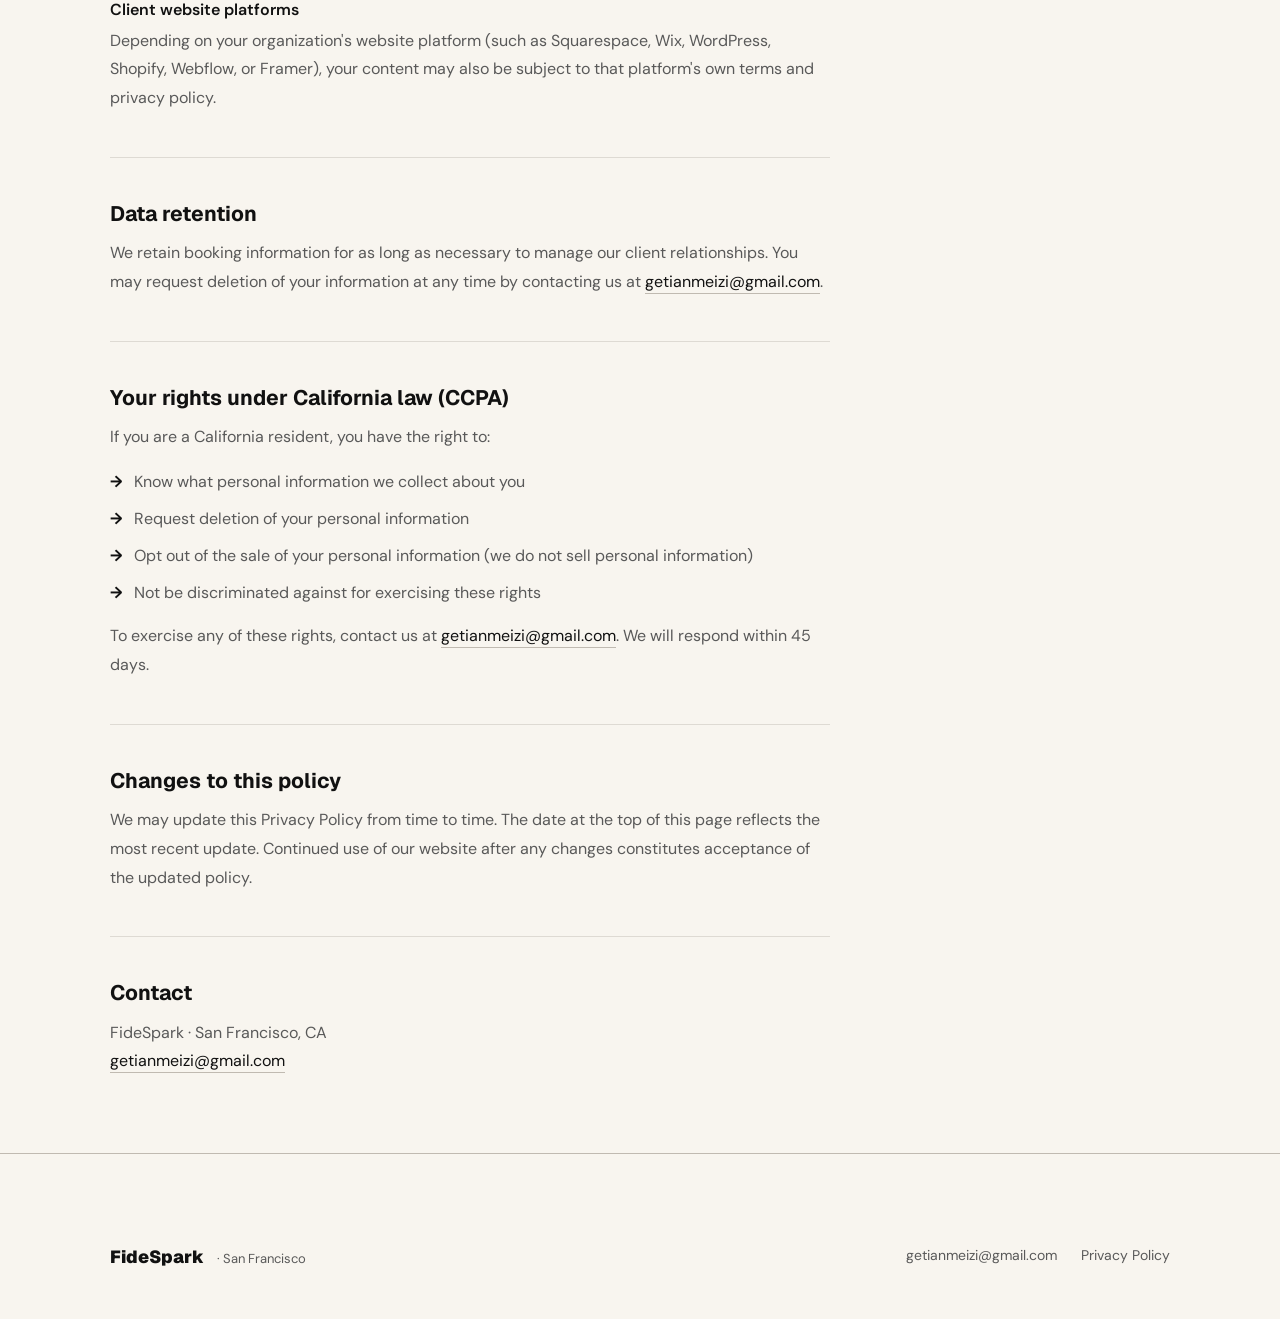
<file: privacy.html>
<!DOCTYPE html>
<html lang="en">
<head>
  <meta charset="UTF-8">
  <meta name="viewport" content="width=device-width, initial-scale=1.0">
  <meta name="description" content="Privacy Policy for FideSpark — Website Operations System for Small Nonprofits.">
  <title>Privacy Policy — FideSpark</title>

  <link rel="canonical" href="https://gracege.space/runlit/privacy.html">

  <!-- Favicon -->
  <link rel="icon" type="image/svg+xml" href="favicon.svg">

  <link rel="preconnect" href="https://fonts.googleapis.com">
  <link rel="preconnect" href="https://fonts.gstatic.com" crossorigin>
  <link href="https://fonts.googleapis.com/css2?family=Geist:wght@400;700;900&family=DM+Sans:wght@400;500;600&display=swap" rel="stylesheet">
  <link rel="stylesheet" href="css/styles.css">

  <style>
    .policy-hero {
      padding: clamp(3rem, 6vw, 5rem) 0 2.5rem;
      border-bottom: 1px solid var(--border);
    }
    .policy-hero .section-label { margin-bottom: 0.75rem; }
    .policy-hero h1 {
      font-size: clamp(2rem, 4vw, 2.75rem);
      font-weight: 700;
      margin-bottom: 0.625rem;
      line-height: 1.2;
    }
    .policy-date {
      font-size: 0.9375rem;
      color: var(--text-muted);
    }

    .policy-body {
      padding: clamp(2.5rem, 5vw, 4rem) 0 clamp(3rem, 6vw, 5rem);
    }
    .policy-content {
      max-width: 720px;
    }
    .policy-content h2 {
      font-size: clamp(1.125rem, 2vw, 1.3125rem);
      font-weight: 700;
      margin-top: 2.75rem;
      margin-bottom: 0.875rem;
      padding-top: 2.75rem;
      border-top: 1px solid var(--border-light);
    }
    .policy-content h2:first-child {
      margin-top: 0;
      padding-top: 0;
      border-top: none;
    }
    .policy-content h3 {
      font-size: 1rem;
      font-weight: 600;
      font-family: var(--font-body);
      margin-top: 1.75rem;
      margin-bottom: 0.5rem;
    }
    .policy-content p {
      font-size: 1rem;
      color: var(--text-muted);
      line-height: 1.8;
      margin-bottom: 1rem;
    }
    .policy-content p:last-child { margin-bottom: 0; }
    .policy-content ul {
      display: flex;
      flex-direction: column;
      gap: 0.625rem;
      margin-bottom: 1rem;
    }
    .policy-content li {
      font-size: 1rem;
      color: var(--text-muted);
      padding-left: 1.5rem;
      position: relative;
      line-height: 1.7;
    }
    .policy-content li::before {
      content: '→';
      position: absolute;
      left: 0;
      font-weight: 700;
      color: var(--text);
    }
    .policy-content a {
      color: var(--text);
      border-bottom: 1px solid var(--border);
      padding-bottom: 1px;
      transition: border-color 0.15s;
    }
    .policy-content a:hover { border-bottom-color: var(--text); }
  </style>
</head>
<body>

  <a href="#main" class="skip-link">Skip to content</a>

  <!-- NAV -->
  <header class="nav" id="nav">
    <div class="container nav__inner">
      <a href="/runlit/" class="nav__logo">FideSpark</a>
      <button class="nav__toggle" id="navToggle" aria-label="Toggle menu" aria-expanded="false" aria-controls="navMenu">
        <span></span>
        <span></span>
        <span></span>
      </button>
      <nav class="nav__menu" id="navMenu">
        <a href="/runlit/#how-it-works">How it works</a>
        <a href="/runlit/#services">Services</a>
        <a href="/runlit/#pricing">Pricing</a>
        <a href="/runlit/#faq">FAQ</a>
        <a href="https://calendly.com/grace-ge/30min" target="_blank" rel="noopener" class="btn btn--nav">Book a free call<span class="sr-only"> (opens in new tab)</span></a>
      </nav>
    </div>
  </header>

  <main id="main" tabindex="-1">

    <div class="policy-hero">
      <div class="container">
        <p class="section-label">Legal</p>
        <h1>Privacy Policy</h1>
        <p class="policy-date">Last updated: June 2, 2026</p>
      </div>
    </div>

    <div class="policy-body">
      <div class="container">
        <div class="policy-content">

          <h2>Who we are</h2>
          <p>FideSpark is a website operations service for small nonprofits, based in San Francisco, California. If you have any questions about this policy, contact us at <a href="mailto:getianmeizi@gmail.com">getianmeizi@gmail.com</a>.</p>

          <h2>What information we collect</h2>
          <p>When you book a free call through our website, Calendly collects your name, email address, and any notes you choose to include. We use this information only to schedule and conduct the call.</p>
          <p>We do not operate contact forms, email subscription lists, or any other data collection on this website. We do not use Google Analytics or any other analytics tracking tools. This website does load fonts from Google Fonts, which may log your IP address as part of that request — see the Google Fonts section below.</p>

          <h2>How we use your information</h2>
          <p>We use the information collected through Calendly solely to respond to your inquiry and schedule your consultation. We do not sell, rent, or share your personal information with third parties for marketing purposes.</p>

          <h2>Third-party services</h2>
          <h3>Google Fonts</h3>
          <p>This website loads fonts from Google's servers. When your browser requests a font file, Google may log your IP address as part of that request. We use Google Fonts solely to display typefaces and not for analytics or tracking purposes. Google's privacy policy is available at <a href="https://policies.google.com/privacy" target="_blank" rel="noopener">policies.google.com/privacy</a>.</p>
          <h3>Calendly</h3>
          <p>Appointment scheduling is handled by Calendly. When you book a call, your information is subject to Calendly's own privacy policy at <a href="https://calendly.com/privacy" target="_blank" rel="noopener">calendly.com/privacy</a>.</p>
          <h3>Anthropic (Claude API)</h3>
          <p>FideSpark uses Claude, an AI service provided by Anthropic, as part of the publishing system we configure for clients. Content submitted through the publishing system may be processed by Anthropic's API. We do not submit personal information through this system unless required by a specific client service arrangement, in which case it will be disclosed separately. Anthropic's privacy policy is available at <a href="https://anthropic.com/privacy" target="_blank" rel="noopener">anthropic.com/privacy</a>.</p>
          <h3>Client website platforms</h3>
          <p>Depending on your organization's website platform (such as Squarespace, Wix, WordPress, Shopify, Webflow, or Framer), your content may also be subject to that platform's own terms and privacy policy.</p>

          <h2>Data retention</h2>
          <p>We retain booking information for as long as necessary to manage our client relationships. You may request deletion of your information at any time by contacting us at <a href="mailto:getianmeizi@gmail.com">getianmeizi@gmail.com</a>.</p>

          <h2>Your rights under California law (CCPA)</h2>
          <p>If you are a California resident, you have the right to:</p>
          <ul role="list">
            <li>Know what personal information we collect about you</li>
            <li>Request deletion of your personal information</li>
            <li>Opt out of the sale of your personal information (we do not sell personal information)</li>
            <li>Not be discriminated against for exercising these rights</li>
          </ul>
          <p>To exercise any of these rights, contact us at <a href="mailto:getianmeizi@gmail.com">getianmeizi@gmail.com</a>. We will respond within 45 days.</p>

          <h2>Changes to this policy</h2>
          <p>We may update this Privacy Policy from time to time. The date at the top of this page reflects the most recent update. Continued use of our website after any changes constitutes acceptance of the updated policy.</p>

          <h2>Contact</h2>
          <p>FideSpark · San Francisco, CA<br>
          <a href="mailto:getianmeizi@gmail.com">getianmeizi@gmail.com</a></p>

        </div>
      </div>
    </div>

  </main>

  <!-- FOOTER -->
  <footer class="footer">
    <div class="container footer__inner">
      <div class="footer__brand">
        <span class="footer__name">FideSpark</span>
        <span class="footer__company">· San Francisco</span>
      </div>
      <div class="footer__links">
        <a href="mailto:getianmeizi@gmail.com" class="footer__email">getianmeizi@gmail.com</a>
        <a href="/runlit/privacy.html" class="footer__privacy">Privacy Policy</a>
      </div>
    </div>
  </footer>

  <script src="js/main.js"></script>
</body>
</html>
</file>
<file: css/styles.css>
/* ============================================================
   TOKENS
   ============================================================ */
:root {
  --bg:           #F8F5EF;
  --text:         #111111;
  --text-muted:   #595959;
  --border:       #C0BAB1;
  --border-light: #DEDAD3;
  --font-heading: 'Geist', -apple-system, BlinkMacSystemFont, sans-serif;
  --font-body:    'DM Sans', -apple-system, BlinkMacSystemFont, sans-serif;
  --max-width:    1100px;
  --pad:          1.25rem;
  --nav-h:        60px;
}

/* ============================================================
   RESET
   ============================================================ */
*, *::before, *::after { box-sizing: border-box; margin: 0; padding: 0; }
html {
  scroll-behavior: smooth;
  scroll-padding-top: var(--nav-h);
  font-size: 16px;
}
@media (prefers-reduced-motion: reduce) {
  html { scroll-behavior: auto; }
  *, *::before, *::after { transition-duration: 0.01ms !important; animation-duration: 0.01ms !important; }
}
body {
  background: var(--bg);
  color: var(--text);
  font-family: var(--font-body);
  font-size: 1.0625rem;
  line-height: 1.65;
  -webkit-font-smoothing: antialiased;
  overflow-wrap: break-word;
}
img { max-width: 100%; display: block; }
a { color: inherit; text-decoration: none; }
ul { list-style: none; }

/* ============================================================
   ACCESSIBILITY
   ============================================================ */
.skip-link {
  position: absolute;
  top: -999px;
  left: 1rem;
  z-index: 9999;
  background: var(--text);
  color: var(--bg);
  padding: 0.6rem 1.2rem;
  font-size: 0.9rem;
  font-weight: 600;
  border: 2px solid var(--bg);
  text-decoration: none;
}
.skip-link:focus { top: 0.75rem; }

:focus-visible {
  outline: 2px solid var(--text);
  outline-offset: 3px;
  border-radius: 2px;
}

.sr-only {
  position: absolute;
  width: 1px;
  height: 1px;
  padding: 0;
  margin: -1px;
  overflow: hidden;
  clip: rect(0,0,0,0);
  white-space: nowrap;
  border: 0;
}

/* ============================================================
   LAYOUT
   ============================================================ */
.container {
  width: 100%;
  max-width: var(--max-width);
  margin: 0 auto;
  padding-left: var(--pad);
  padding-right: var(--pad);
}

/* ============================================================
   TYPOGRAPHY
   ============================================================ */
h1, h2, h3 {
  font-family: var(--font-heading);
  line-height: 1.1;
}
h1 { font-size: clamp(2.625rem, 5.5vw, 3.75rem); font-weight: 900; letter-spacing: -0.025em; }
h2 { font-size: clamp(2rem, 3.75vw, 2.625rem); font-weight: 700; }
h3 { font-size: clamp(1.1rem, 2vw, 1.25rem); font-weight: 700; }

.section-label {
  font-size: 0.72rem;
  font-weight: 600;
  letter-spacing: 0.14em;
  text-transform: uppercase;
  color: var(--text-muted);
  margin-bottom: 1rem;
}
.section-intro {
  font-size: 1.0625rem;
  color: var(--text-muted);
  line-height: 1.75;
  margin-top: 0.75rem;
  max-width: 680px;
}
.section-note {
  margin-top: 1.5rem;
  font-size: 1rem;
  color: var(--text-muted);
  line-height: 1.65;
}

/* ============================================================
   BUTTONS
   ============================================================ */
.btn {
  display: inline-block;
  font-family: var(--font-body);
  font-size: 0.9375rem;
  font-weight: 600;
  letter-spacing: 0.02em;
  padding: 0.85rem 1.875rem;
  border: 2px solid var(--text);
  cursor: pointer;
  transition: background 0.15s, color 0.15s, border-color 0.15s;
  text-align: center;
  white-space: nowrap;
}
.btn--primary {
  background: var(--text);
  color: var(--bg);
}
.btn--primary:hover {
  background: #333333;
  border-color: #333333;
}
.btn--outline {
  background: transparent;
  color: var(--text);
}
.btn--outline:hover {
  background: var(--text);
  color: var(--bg);
}
.btn--nav {
  background: var(--text);
  color: var(--bg);
  border-color: var(--text);
  font-size: 0.875rem;
  padding: 0.55rem 1.2rem;
  align-self: center;
  white-space: nowrap;
}
.btn--nav:hover {
  background: #333333;
  border-color: #333333;
}
.btn--large {
  font-size: 1.0625rem;
  padding: 1.05rem 2.625rem;
}
.btn--full { width: 100%; }

/* ============================================================
   SCROLL REVEAL
   ============================================================ */
.js .reveal {
  opacity: 0;
  transform: translateY(24px);
  transition: opacity 0.55s ease, transform 0.55s ease;
}
.js .reveal.visible {
  opacity: 1;
  transform: none;
}

/* ============================================================
   NAV
   ============================================================ */
.nav {
  position: sticky;
  top: 0;
  z-index: 200;
  background: var(--bg);
  border-bottom: 1px solid var(--border);
}
.nav__inner {
  display: flex;
  align-items: center;
  justify-content: space-between;
  height: var(--nav-h);
}
.nav__logo {
  font-family: var(--font-heading);
  font-size: 1.625rem;
  font-weight: 900;
  letter-spacing: -0.02em;
  flex-shrink: 0;
}

/* Hamburger */
.nav__toggle {
  display: flex;
  flex-direction: column;
  justify-content: center;
  gap: 5px;
  background: none;
  border: none;
  cursor: pointer;
  padding: 6px;
  z-index: 201;
}
.nav__toggle span {
  display: block;
  width: 22px;
  height: 2px;
  background: var(--text);
  transition: transform 0.22s, opacity 0.22s;
}
.nav--open .nav__toggle span:nth-child(1) { transform: translateY(7px) rotate(45deg); }
.nav--open .nav__toggle span:nth-child(2) { opacity: 0; }
.nav--open .nav__toggle span:nth-child(3) { transform: translateY(-7px) rotate(-45deg); }

/* Mobile menu */
.nav__menu {
  display: none;
  flex-direction: column;
  gap: 0;
  padding: 0 var(--pad);
  background: var(--bg);
  border-bottom: 1px solid var(--border);
  box-shadow: 0 8px 20px rgba(17,17,17,0.07);
  position: absolute;
  top: var(--nav-h);
  left: 0;
  right: 0;
}
.nav--open .nav__menu { display: flex; }
.nav__menu .btn { width: 100%; text-align: center; margin: 1.25rem 0; }
.nav__menu a:not(.btn) {
  font-size: 1rem;
  font-weight: 500;
  padding: 1rem 0;
  border-bottom: 1px solid var(--border-light);
  transition: color 0.15s;
  align-self: stretch;
  white-space: nowrap;
}
.nav__menu a:not(.btn):hover { color: var(--text-muted); }

@media (min-width: 768px) {
  .nav__toggle { display: none; }
  .nav__menu {
    display: flex !important;
    flex-direction: row;
    align-items: center;
    gap: 2rem;
    padding: 0;
    background: transparent;
    border: none;
    box-shadow: none;
    position: static;
  }
  .nav__menu a:not(.btn) {
    font-size: 0.9rem;
    padding: 0;
    border-bottom: none;
    align-self: center;
  }
  .nav__menu .btn {
    width: auto;
    margin: 0;
  }
}

/* ============================================================
   SECTION SPACING + DIVIDERS
   ============================================================ */
section {
  padding: clamp(5rem, 9vw, 7.5rem) 0;
}
section + section {
  border-top: 1px solid var(--border);
}

/* ============================================================
   HERO
   ============================================================ */
.hero {
  padding: clamp(3.75rem, 10vw, 7rem) 0 clamp(3.75rem, 8vw, 6rem);
}
.hero__eyebrow { margin-bottom: 0; }
.hero__headline {
  margin: 0;
  max-width: 480px;
}
.hero__sub {
  font-size: 1.125rem;
  color: var(--text-muted);
  line-height: 1.8;
  margin-bottom: 2.25rem;
  max-width: 520px;
}
.hero__actions {
  display: flex;
  flex-wrap: wrap;
  align-items: center;
  gap: 1.25rem 2rem;
}
.hero__secondary-link {
  font-size: 0.9375rem;
  font-weight: 600;
  color: var(--text-muted);
  border-bottom: 1px solid var(--border);
  padding-bottom: 2px;
  transition: color 0.15s, border-color 0.15s;
}
.hero__secondary-link:hover {
  color: var(--text);
  border-bottom-color: var(--text);
}

/* Hero editorial redesign — split header + process strip */
.hero__top {
  display: grid;
  grid-template-columns: 1fr;
  gap: 1.75rem;
  padding-bottom: clamp(3rem, 6vw, 4.5rem);
}
@media (min-width: 720px) {
  .hero__top {
    grid-template-columns: 1.3fr 1fr;
    grid-template-areas:
      "lead eyebrow"
      "lead aside";
    column-gap: 5rem;
    row-gap: 1rem;
    align-items: start;
  }
  .hero__lead   { grid-area: lead; }
  .hero__eyebrow { grid-area: eyebrow; }
  .hero__aside  { grid-area: aside; padding-top: 0; }
}
.hero__lead { min-width: 0; max-width: 100%; }
.hero__aside { min-width: 0; max-width: 100%; }

.hero__media {
  width: 100%;
  height: auto;
  display: block;
  border: 1px solid var(--border);
  margin-bottom: clamp(2rem, 4vw, 3rem);
}

.hero__strip {
  border-top: 1px solid var(--border);
  display: grid;
  grid-template-columns: 1fr 1fr;
  gap: 0;
}
@media (min-width: 720px) {
  .hero__strip { grid-template-columns: repeat(4, 1fr); }
}
.hero__strip-step {
  display: flex;
  flex-direction: column;
  gap: 0.3rem;
  padding: 1.75rem 1rem 1.75rem 0;
  border-right: 1px solid var(--border-light);
  min-width: 0;
}
@media (max-width: 719px) {
  .hero__strip-step:nth-child(even) {
    padding-left: 1rem;
    padding-right: 0;
    border-right: none;
  }
  .hero__strip-step:nth-child(3),
  .hero__strip-step:nth-child(4) {
    border-top: 1px solid var(--border-light);
  }
}
@media (min-width: 720px) {
  .hero__strip-step {
    padding: 2.25rem 1.5rem 2.25rem 0;
  }
  .hero__strip-step:not(:first-child) { padding-left: 1.5rem; }
  .hero__strip-step:last-child { border-right: none; }
}
.hero__strip-num {
  font-family: var(--font-heading);
  font-size: 1.75rem;
  font-weight: 900;
  letter-spacing: -0.02em;
  color: var(--text-muted);
  line-height: 1;
}
.hero__strip-label {
  font-size: 0.9375rem;
  font-weight: 600;
  color: var(--text);
  line-height: 1.2;
}
.hero__strip-sub {
  font-size: 0.8125rem;
  color: var(--text-muted);
  line-height: 1.45;
}
.hero__strip-step--active .hero__strip-num { color: var(--text); }
.hero__strip-step--active .hero__strip-label { font-weight: 700; }


/* ============================================================
   PROBLEM SECTION
   ============================================================ */
.problem-section h2 { margin-bottom: 0.85rem; max-width: 680px; }

.problem-grid {
  display: grid;
  grid-template-columns: 1fr;
  gap: 1px;
  background: var(--border);
  border: 1px solid var(--border);
  margin-top: 2.25rem;
}
.problem-item {
  background: var(--bg);
  padding: 2rem 2.25rem;
}
.problem-label {
  font-size: 0.68rem;
  font-weight: 600;
  letter-spacing: 0.14em;
  text-transform: uppercase;
  color: var(--text-muted);
  margin-bottom: 0.75rem;
}
.problem-body {
  font-size: 1.125rem;
  font-weight: 600;
  line-height: 1.45;
}

@media (min-width: 640px) {
  .problem-grid { grid-template-columns: 1fr 1fr; }
}

/* ============================================================
   UPDATE FLOW SECTION
   ============================================================ */
.update-flow-section h2 { margin-bottom: 1.5rem; max-width: 680px; }

.update-flow-steps {
  display: flex;
  flex-direction: column;
  gap: 0.875rem;
  list-style: none;
  max-width: 560px;
  padding: 0;
}
.update-flow-steps li {
  font-size: 1.0625rem;
  line-height: 1.6;
  padding-left: 1.5rem;
  position: relative;
}
.update-flow-steps li::before {
  content: '→';
  position: absolute;
  left: 0;
  font-weight: 700;
}

/* ============================================================
   BEFORE/AFTER COMPARISON (WHAT CHANGES)
   ============================================================ */
.what-changes-section h2 { margin-bottom: 2.25rem; max-width: 680px; }

.wc-grid {
  display: grid;
  grid-template-columns: 1fr;
  gap: 1px;
  background: var(--border);
  border: 1px solid var(--border);
}
@media (min-width: 820px) {
  .wc-grid { grid-template-columns: 1fr 1fr; }
}
.wc-col {
  padding: 2.25rem 2rem;
  display: flex;
  flex-direction: column;
  gap: 1.375rem;
}
.wc-col--before { background: rgba(17,17,17,0.03); }
.wc-col--after  { background: var(--text); color: var(--bg); }

.wc-col-label {
  font-size: 0.7rem;
  font-weight: 600;
  letter-spacing: 0.14em;
  text-transform: uppercase;
  color: var(--text-muted);
}
.wc-col--after .wc-col-label { color: rgba(248,245,239,0.5); }

.wc-steps {
  list-style: none;
  counter-reset: wc-step;
  display: flex;
  flex-direction: column;
  border-top: 1px solid var(--border-light);
  margin: 0;
  padding: 0;
}
.wc-steps li {
  counter-increment: wc-step;
  display: flex;
  align-items: flex-start;
  gap: 0.875rem;
  padding: 0.875rem 0;
  border-bottom: 1px solid var(--border-light);
  font-size: 1rem;
  color: var(--text-muted);
  line-height: 1.5;
}
.wc-steps li::before {
  content: counter(wc-step);
  font-family: var(--font-heading);
  font-size: 0.75rem;
  font-weight: 700;
  color: var(--text-muted);
  background: rgba(17,17,17,0.08);
  min-width: 1.625rem;
  height: 1.625rem;
  display: flex;
  align-items: center;
  justify-content: center;
  flex-shrink: 0;
  margin-top: 0.0625rem;
}
.wc-closing {
  font-size: 0.9375rem;
  color: var(--text-muted);
  font-style: italic;
  line-height: 1.55;
}

.wc-outcome-list {
  list-style: none;
  display: flex;
  flex-direction: column;
  gap: 1rem;
  padding: 0;
  margin: 0;
}
.wc-outcome-list li {
  font-size: 1rem;
  padding-left: 1.5rem;
  position: relative;
  line-height: 1.55;
}
.wc-outcome-list li::before {
  content: '→';
  position: absolute;
  left: 0;
  font-weight: 700;
  color: #E8927A;
}



.services-optional-label {
  margin-top: 2rem;
  margin-bottom: 1rem;
}
.services-optional-grid {
  display: grid;
  grid-template-columns: 1fr;
  gap: 1px;
  background: var(--border);
  border: 1px solid var(--border);
}
@media (min-width: 640px) {
  .services-optional-grid { grid-template-columns: repeat(3, 1fr); }
}
.service-option-card {
  background: var(--bg);
  padding: 1.875rem 2rem;
}
.service-option-card h3 {
  margin-bottom: 0.6rem;
  font-size: 1.05rem;
  line-height: 1.35;
}
.service-option-card p {
  font-size: 1rem;
  color: var(--text-muted);
  line-height: 1.7;
}

.services-boundary-note {
  margin-top: 1.75rem;
  font-size: 1rem;
  color: var(--text-muted);
  line-height: 1.65;
  padding-top: 1.375rem;
  border-top: 1px solid var(--border-light);
}

/* ============================================================
   PRICING
   ============================================================ */
.pricing-section h2 { margin-bottom: 0.75rem; }

.pricing-step-header {
  margin-top: 2.25rem;
  margin-bottom: 1.375rem;
}
.pricing-step-header--sep {
  margin-top: 3rem;
  padding-top: 2.25rem;
  border-top: 1px solid var(--border-light);
}
.pricing-step-tag {
  font-size: 0.68rem;
  font-weight: 600;
  letter-spacing: 0.14em;
  text-transform: uppercase;
  color: var(--text-muted);
  margin-bottom: 0.35rem;
}
.pricing-group-label {
  font-family: var(--font-heading);
  font-size: 1.2rem;
  font-weight: 700;
  margin: 0;
}

.pricing-pair {
  display: grid;
  grid-template-columns: 1fr;
  gap: 1.25rem;
}
@media (min-width: 580px) {
  .pricing-pair { grid-template-columns: 1fr 1fr; }
}

.pricing-card {
  border: 1px solid var(--border);
  padding: 2rem;
  display: flex;
  flex-direction: column;
}
.plan-name {
  font-family: var(--font-heading);
  font-size: 1.5rem;
  font-weight: 700;
  margin-bottom: 1rem;
  line-height: 1.2;
}
.plan-price {
  display: flex;
  align-items: baseline;
  gap: 0.5rem;
  padding: 1rem 0 0.25rem;
  border-top: 1px solid var(--border-light);
  margin-bottom: 0;
}
.plan-setup {
  font-size: 0.875rem;
  color: var(--text-muted);
  padding-bottom: 1rem;
  border-bottom: 1px solid var(--border-light);
  margin-bottom: 1.375rem;
}
.price-amount {
  font-family: var(--font-heading);
  font-size: 2.375rem;
  font-weight: 900;
  line-height: 1;
}
.price-unit {
  font-size: 0.9375rem;
  font-weight: 500;
  color: var(--text-muted);
}
.plan-features {
  display: flex;
  flex-direction: column;
  gap: 0.75rem;
  margin-bottom: 2rem;
  flex: 1;
}
.plan-features li {
  font-size: 1rem;
  padding-left: 1.5rem;
  position: relative;
  line-height: 1.55;
  color: var(--text-muted);
}
.plan-features li::before {
  content: '→';
  position: absolute;
  left: 0;
  font-weight: 700;
  color: var(--text);
}

.pricing-notes-panel {
  margin-top: 2.75rem;
  padding: 1.75rem 2rem;
  border: 1px solid var(--border);
  background: rgba(17,17,17,0.025);
}
.pricing-notes-panel ul {
  display: flex;
  flex-direction: column;
  gap: 0.75rem;
}
.pricing-notes-panel li {
  font-size: 1rem;
  padding-left: 1.25rem;
  position: relative;
  line-height: 1.65;
  color: var(--text-muted);
}
.pricing-notes-panel li::before {
  content: '·';
  position: absolute;
  left: 0;
  font-size: 1.3rem;
  line-height: 1.15;
  color: var(--text-muted);
}

/* ============================================================
   FAQ
   ============================================================ */
.faq-split {
  display: grid;
  grid-template-columns: 1fr;
  gap: 3rem;
}
@media (min-width: 720px) {
  .faq-split {
    grid-template-columns: 1fr 2fr;
    gap: 5rem;
    align-items: start;
  }
}
.faq-lead h2 {
  margin-top: 0.75rem;
}

.faq-list { border-top: 1px solid var(--border); }
.faq-item { border-bottom: 1px solid var(--border-light); }

.faq-item summary {
  list-style: none;
  display: flex;
  justify-content: space-between;
  align-items: center;
  gap: 1.25rem;
  padding: 1rem 0;
  font-size: 1.0625rem;
  font-weight: 600;
  cursor: pointer;
  user-select: none;
  line-height: 1.4;
}
.faq-item summary::-webkit-details-marker { display: none; }
.faq-item summary::after {
  content: '+';
  font-size: 1.375rem;
  font-weight: 300;
  flex-shrink: 0;
  color: var(--text-muted);
  transition: transform 0.22s;
}
.faq-item[open] summary::after { transform: rotate(45deg); }

.faq-body { padding-bottom: 1.5rem; }
.faq-body p {
  font-size: 1rem;
  color: var(--text-muted);
  line-height: 1.8;
  max-width: 680px;
}

/* ============================================================
   FINAL CTA
   ============================================================ */
.cta-section { background: var(--bg); }
.cta-inner {
  text-align: center;
  max-width: 620px !important;
}
.cta-inner h2  { margin-bottom: 1rem; }
.cta-inner p   { font-size: 1.0625rem; color: var(--text-muted); line-height: 1.75; margin-bottom: 2.25rem; }

/* ============================================================
   FOOTER
   ============================================================ */
.footer {
  border-top: 1px solid var(--border);
  padding: 1.875rem 0;
}
.footer__inner {
  display: flex;
  justify-content: space-between;
  align-items: center;
  flex-wrap: wrap;
  gap: 0.75rem;
}
@media (max-width: 540px) {
  .footer__inner {
    flex-direction: column;
    align-items: center;
    text-align: center;
  }
  .footer__links {
    flex-direction: column;
    align-items: center;
    gap: 0.625rem;
  }
}
.footer__name {
  font-family: var(--font-heading);
  font-size: 1.1rem;
  font-weight: 900;
}
.footer__company {
  font-size: 0.8125rem;
  color: var(--text-muted);
  margin-left: 0.5rem;
}
.footer__links {
  display: flex;
  align-items: center;
  gap: 1.5rem;
  flex-wrap: wrap;
}
.footer__email,
.footer__privacy {
  font-size: 0.875rem;
  color: var(--text-muted);
  border-bottom: 1px solid transparent;
  padding-bottom: 1px;
  transition: border-color 0.15s, color 0.15s;
}
.footer__email:hover,
.footer__privacy:hover {
  color: var(--text);
  border-bottom-color: var(--text);
}

/* ============================================================
   PHASE 1 — EDITORIAL STRUCTURE (Hero + Problem)
   ============================================================ */

/* Hero eyebrow — editorial marker */
.hero__eyebrow {
  display: inline-block;
  border-left: 2px solid var(--text);
  padding-left: 0.65rem;
  font-size: 0.72rem;
  font-weight: 600;
  letter-spacing: 0.14em;
  text-transform: uppercase;
  color: var(--text-muted);
}

/* Chapter structure */
.chapter-label {
  display: flex;
  align-items: baseline;
  gap: 0.5rem;
  font-size: 0.72rem;
  font-weight: 600;
  letter-spacing: 0.14em;
  text-transform: uppercase;
  color: var(--text-muted);
  margin-bottom: 1.5rem;
}
.chapter-num {
  font-size: 0.72rem;
  font-weight: 700;
  letter-spacing: 0.12em;
  color: var(--text);
}
.chapter-intro {
  font-size: 1.0625rem;
  color: var(--text-muted);
  line-height: 1.75;
  margin-top: 0.75rem;
  max-width: 640px;
}

/* Problem rows */
.problem-list {
  margin-top: 2.5rem;
  border-top: 1px solid var(--border);
}
.problem-row {
  display: flex;
  flex-direction: column;
  gap: 0.4rem;
  padding: 1.5rem 0;
  border-bottom: 1px solid var(--border-light);
}
@media (min-width: 640px) {
  .problem-row {
    flex-direction: row;
    align-items: baseline;
    gap: 2rem;
  }
}
.problem-row-label {
  font-size: 0.72rem;
  font-weight: 700;
  letter-spacing: 0.14em;
  text-transform: uppercase;
  color: var(--text-muted);
  flex-shrink: 0;
  min-width: 7.5rem;
}
.problem-row-body {
  font-size: 1.125rem;
  font-weight: 600;
  line-height: 1.45;
  color: var(--text);
  margin: 0;
}
.chapter-close {
  margin-top: 2rem;
  font-size: 1.0625rem;
  font-style: italic;
  color: var(--text-muted);
}


/* ---- How We Work (02): editorial split + numbered steps ---- */
.how-split {
  display: grid;
  grid-template-columns: 1fr;
  gap: 3rem;
}
@media (min-width: 720px) {
  .how-split {
    grid-template-columns: 1fr 1fr;
    gap: 5rem;
    align-items: start;
  }
}
.how-lead h2 {
  margin-top: 0.75rem;
}
.how-lead .chapter-intro {
  margin-top: 1rem;
  margin-bottom: 0;
}
.how-steps {
  border-top: 1px solid var(--border);
}
.how-step {
  display: grid;
  grid-template-columns: 2.25rem 1fr;
  gap: 1rem;
  padding: 1.5rem 0;
  border-bottom: 1px solid var(--border-light);
}
.how-step-num {
  font-family: var(--font-heading);
  font-size: 1.375rem;
  font-weight: 700;
  color: var(--text-muted);
  line-height: 1;
  padding-top: 0.15rem;
}
.how-step-body p {
  font-size: 1rem;
  color: var(--text-muted);
  line-height: 1.7;
  margin: 0;
}
.how-step-label {
  font-size: 0.72rem;
  font-weight: 700;
  letter-spacing: 0.14em;
  text-transform: uppercase;
  color: var(--text-muted);
  margin-bottom: 0.4rem;
}


/* ---- Proof / Client Story (05) ---- */
.proof-client {
  font-size: 0.9375rem;
  font-weight: 600;
  color: var(--text-muted);
  margin-bottom: 0.85rem;
}
.proof-body {
  display: grid;
  grid-template-columns: 1fr;
  gap: 2.5rem;
  margin-top: 2.5rem;
}
@media (min-width: 800px) {
  .proof-body {
    grid-template-columns: 1.1fr 1fr;
    gap: 4rem;
  }
}
.proof-block {
  margin-bottom: 2rem;
}
.proof-block:last-child {
  margin-bottom: 0;
}
.proof-subhead {
  font-size: 0.72rem;
  font-weight: 700;
  letter-spacing: 0.14em;
  text-transform: uppercase;
  color: var(--text-muted);
  margin-bottom: 0.75rem;
}
.proof-block > p:not(.proof-subhead) {
  font-size: 1rem;
  line-height: 1.7;
  color: var(--text-muted);
  margin: 0;
}
.proof-list {
  list-style: none;
  padding: 0;
  margin: 0;
}
.proof-list li {
  font-size: 1rem;
  line-height: 1.65;
  color: var(--text-muted);
  padding: 0.5rem 0;
  border-bottom: 1px solid var(--border-light);
}
.proof-list li:last-child {
  border-bottom: none;
}
.proof-quote {
  font-family: var(--font-heading);
  font-style: italic;
  font-size: clamp(1.1rem, 2vw, 1.3rem);
  line-height: 1.55;
  color: var(--text);
  border-left: 3px solid var(--text);
  padding-left: 1.5rem;
  margin: 0 0 1.5rem;
}
.proof-quote p {
  margin: 0 0 0.75rem;
}
.proof-quote cite {
  font-family: var(--font-body);
  font-style: normal;
  font-size: 0.875rem;
  font-weight: 600;
  color: var(--text-muted);
}
.proof-context {
  font-size: 0.9375rem;
  color: var(--text-muted);
  line-height: 1.7;
  margin: 0;
}

.proof-left,
.proof-right { min-width: 0; }
.footer__brand-col { min-width: 0; }

/* ---- Pricing: step description ---- */
.pricing-step-desc {
  font-size: 0.9375rem;
  color: var(--text-muted);
  line-height: 1.6;
  margin-top: 0.25rem;
}

/* ---- Footer: new editorial structure ---- */
/* Override base padding for the richer CTA + cols layout */
.footer {
  padding: clamp(3.5rem, 7vw, 5.5rem) 0 clamp(2rem, 4vw, 3rem);
}
.footer__cta-row {
  max-width: 640px;
  padding-bottom: clamp(2.5rem, 5vw, 4rem);
  border-bottom: 1px solid var(--border);
  margin-bottom: clamp(2rem, 4vw, 3rem);
}
.footer__cta-label {
  font-size: 0.72rem;
  font-weight: 600;
  letter-spacing: 0.14em;
  text-transform: uppercase;
  color: var(--text-muted);
  margin-bottom: 1rem;
}
.footer__cta-heading {
  font-family: var(--font-heading);
  font-size: clamp(2rem, 4vw, 2.75rem);
  font-weight: 700;
  line-height: 1.15;
  margin: 0 0 1rem;
}
.footer__cta-sub {
  font-size: 1.0625rem;
  color: var(--text-muted);
  line-height: 1.75;
  margin-bottom: 1.75rem;
}
.footer__cols {
  display: grid;
  grid-template-columns: 1fr;
  gap: 2rem;
}
@media (min-width: 640px) {
  .footer__cols {
    grid-template-columns: 1.5fr 1fr;
    gap: 4rem;
  }
}
.footer__logo {
  font-family: var(--font-heading);
  font-size: 1.1rem;
  font-weight: 900;
  display: block;
  margin-bottom: 0.75rem;
}
.footer__brand-desc {
  font-size: 0.9375rem;
  color: var(--text-muted);
  line-height: 1.65;
  margin: 0 0 0.5rem;
}
.footer__location {
  font-size: 0.875rem;
  color: var(--text-muted);
}
.footer__links-col {
  display: flex;
  flex-direction: column;
  gap: 0.625rem;
}
.footer__link {
  font-size: 0.875rem;
  color: var(--text-muted);
  border-bottom: 1px solid transparent;
  padding-bottom: 1px;
  transition: color 0.15s, border-color 0.15s;
  align-self: flex-start;
}
.footer__link:hover {
  color: var(--text);
  border-bottom-color: var(--text);
}

/* ============================================================
   CLIENT STORY PAGE
   ============================================================ */

/* --- Hero --- */
.cs-hero {
  padding: clamp(3.75rem, 10vw, 6rem) 0 0;
}

.cs-hero__grid {
  display: grid;
  grid-template-columns: 1fr;
  gap: 3rem;
  padding-bottom: clamp(3rem, 6vw, 5rem);
}

@media (min-width: 800px) {
  .cs-hero__grid {
    grid-template-columns: 1fr 1fr;
    gap: 5rem;
    align-items: start;
  }
}

.cs-hero__left,
.cs-hero__right { min-width: 0; }

.cs-hero__category {
  font-size: 0.9375rem;
  font-weight: 600;
  color: var(--text-muted);
  margin-bottom: 1rem;
}

.cs-hero__headline {
  font-family: var(--font-heading);
  font-size: clamp(2rem, 4vw, 3rem);
  font-weight: 900;
  line-height: 1.1;
  letter-spacing: -0.025em;
  margin: 0 0 2.25rem;
}

.cs-hero__results {
  border-top: 1px solid var(--border);
}

.cs-result {
  padding: 0.875rem 0;
  border-bottom: 1px solid var(--border-light);
}

.cs-result__text {
  font-size: 1rem;
  line-height: 1.55;
  color: var(--text);
  font-weight: 500;
  padding-left: 1.5rem;
  position: relative;
  margin: 0;
}

.cs-result__text::before {
  content: '→';
  position: absolute;
  left: 0;
  font-weight: 700;
  color: var(--text-muted);
}

/* --- Hero image --- */
.cs-hero__img {
  width: 100%;
  height: auto;
  display: block;
  border: 1px solid var(--border);
}

/* --- Image placeholders --- */
.cs-placeholder {
  background: #ECEAE4;
  border: 1px solid var(--border);
  display: flex;
  align-items: center;
  justify-content: center;
  text-align: center;
}

.cs-placeholder--hero {
  aspect-ratio: 16 / 10;
  width: 100%;
}

.cs-placeholder__label {
  font-size: 0.72rem;
  font-weight: 600;
  letter-spacing: 0.14em;
  text-transform: uppercase;
  color: var(--text-muted);
  line-height: 2;
}

.cs-placeholder-wide-wrap {
  padding: clamp(2.5rem, 5vw, 4rem) 0;
  border-top: 1px solid var(--border);
  border-bottom: 1px solid var(--border);
}

.cs-placeholder--wide {
  width: 100%;
  height: clamp(14rem, 28vw, 22rem);
}

/* --- Challenge / What Improved / Outcome blocks --- */
.cs-blocks {
  padding: clamp(4rem, 8vw, 6rem) 0;
  border-top: 1px solid var(--border);
}

.cs-blocks__grid {
  display: grid;
  grid-template-columns: 1fr;
  gap: 0;
  border-top: 1px solid var(--border);
}

@media (min-width: 700px) {
  .cs-blocks__grid {
    grid-template-columns: repeat(3, 1fr);
  }
}

.cs-block {
  padding: 2rem 0;
  border-bottom: 1px solid var(--border-light);
}

@media (min-width: 700px) {
  .cs-block {
    padding: 2.25rem 2.25rem 2.25rem 0;
    border-bottom: none;
    border-right: 1px solid var(--border-light);
  }
  .cs-block:last-child {
    border-right: none;
    padding-right: 0;
    padding-left: 2.25rem;
  }
  .cs-block:nth-child(2) {
    padding-left: 2.25rem;
  }
}

.cs-block__label {
  font-size: 0.72rem;
  font-weight: 700;
  letter-spacing: 0.14em;
  text-transform: uppercase;
  color: var(--text-muted);
  margin-bottom: 0.875rem;
}

.cs-block p:not(.cs-block__label) {
  font-size: 1rem;
  color: var(--text-muted);
  line-height: 1.75;
  margin: 0;
}

/* --- Numbered improvements --- */
.cs-improvements {
  padding: clamp(4rem, 8vw, 6rem) 0;
  border-top: 1px solid var(--border);
}

.cs-improvements__header {
  margin-bottom: 2.5rem;
}

.cs-improvements__heading {
  margin-top: 0.75rem;
}

.cs-improvements__list {
  border-top: 1px solid var(--border);
}

.cs-improvement {
  display: grid;
  grid-template-columns: 3.5rem 1fr;
  gap: 1.5rem;
  padding: 1.875rem 0;
  border-bottom: 1px solid var(--border-light);
  align-items: start;
}

.cs-improvement__num {
  font-family: var(--font-heading);
  font-size: 1.5rem;
  font-weight: 700;
  color: var(--text-muted);
  line-height: 1;
  padding-top: 0.1rem;
}

.cs-improvement__title {
  font-size: 0.72rem;
  font-weight: 700;
  letter-spacing: 0.14em;
  text-transform: uppercase;
  color: var(--text-muted);
  margin-bottom: 0.5rem;
}

.cs-improvement__body p:not(.cs-improvement__title) {
  font-size: 1.0625rem;
  line-height: 1.75;
  color: var(--text-muted);
  margin: 0;
}

/* --- Quote section --- */
.cs-quote-section {
  padding: clamp(4rem, 8vw, 6rem) 0;
  border-top: 1px solid var(--border);
}

.cs-quote {
  font-family: var(--font-heading);
  font-style: italic;
  font-size: clamp(1.2rem, 2.5vw, 1.625rem);
  line-height: 1.55;
  color: var(--text);
  max-width: 760px;
  background: rgba(17,17,17,0.03);
  border-left: 3px solid var(--text);
  padding: 2.25rem 2.5rem;
  margin: 0 0 2rem;
}

.cs-quote p {
  margin: 0 0 1rem;
}

.cs-quote p:last-of-type {
  margin-bottom: 0.875rem;
}

.cs-quote cite {
  font-family: var(--font-body);
  font-style: normal;
  font-size: 0.875rem;
  font-weight: 600;
  color: var(--text-muted);
}

.cs-quote__context {
  font-size: 0.9375rem;
  color: var(--text-muted);
  line-height: 1.75;
  max-width: 640px;
  margin: 0;
}

/* Mobile: constrain quote padding */
@media (max-width: 540px) {
  .cs-quote {
    padding: 1.75rem 1.5rem;
  }
}

/* Within-section separator — used between sub-blocks inside a section */
.cs-inner-sep {
  margin-top: clamp(2.5rem, 5vw, 4rem);
  padding-top: clamp(2.5rem, 5vw, 4rem);
  border-top: 1px solid var(--border-light);
}

/* --- Homepage teaser --- */
.cs-teaser {
  display: grid;
  grid-template-columns: 1fr;
  gap: 3rem;
}

@media (min-width: 800px) {
  .cs-teaser {
    grid-template-columns: 1fr 1fr;
    gap: 5rem;
    align-items: center;
  }
}

.cs-teaser__left,
.cs-teaser__right { min-width: 0; }

.cs-teaser__client {
  font-size: 0.9375rem;
  font-weight: 600;
  color: var(--text-muted);
  margin-bottom: 0.875rem;
}

.cs-teaser__headline {
  margin: 0 0 1.25rem;
}

.cs-teaser__summary {
  font-size: 1rem;
  color: var(--text-muted);
  line-height: 1.75;
  margin-bottom: 1.5rem;
  max-width: 52ch;
}


/* ============================================================
   PROBLEM SECTION — DARK INVERSION
   ============================================================ */
.problem-dark {
  background: #111111;
  color: #F8F5EF;
  border-top: none;
}
.problem-dark h2                { color: #F8F5EF; }
.problem-dark .chapter-intro    { color: rgba(248,245,239,0.7); }
.problem-dark .chapter-label    { color: rgba(248,245,239,0.5); }
.problem-dark .problem-list     { border-top-color: rgba(248,245,239,0.15); }
.problem-dark .problem-row      { border-bottom-color: rgba(248,245,239,0.12); }
.problem-dark .problem-row-label { color: rgba(248,245,239,0.5); }
.problem-dark .problem-row-body { color: #F8F5EF; }
.problem-dark .chapter-close    { color: rgba(248,245,239,0.6); }

/* ============================================================
   CLIENT STORY — TYPOGRAPHIC PULL QUOTE
   ============================================================ */
.cs-teaser__pull {
  display: flex;
  flex-direction: column;
  justify-content: center;
  padding-top: 2rem;
  border-top: 2px solid var(--text);
}
.cs-teaser__pull-quote {
  font-family: var(--font-heading);
  font-size: clamp(1.375rem, 2.75vw, 2rem);
  font-style: italic;
  font-weight: 900;
  line-height: 1.3;
  color: var(--text);
  margin: 0 0 1.25rem;
}
.cs-teaser__pull-cite {
  font-size: 0.8125rem;
  font-weight: 600;
  font-style: normal;
  color: var(--text-muted);
  letter-spacing: 0.08em;
  text-transform: uppercase;
}

/* ============================================================
   CLIENT STORY — WIDE IMAGE (replaces placeholder)
   ============================================================ */
.cs-img--wide {
  width: 100%;
  height: auto;
  display: block;
  border: 1px solid var(--border);
}

/* ============================================================
   RESPONSIVE POLISH
   ============================================================ */
html, body { overflow-x: hidden; }

@media (max-width: 639px) {
  h1 {
    font-size: clamp(1.75rem, 7vw, 2.25rem);
    letter-spacing: 0;
  }
  .hero__headline { max-width: 100%; }
  .hero__strip-num { font-size: 1.25rem; }
  .hero__sub {
    font-size: 1rem;
    max-width: 34ch;
  }
  .hero__actions { max-width: 100%; }
  .btn--hero { width: 100%; text-align: center; }
  .btn--large { padding: 0.95rem 1.875rem; }
}
@media (max-width: 540px) {
  .pricing-notes-panel { padding: 1.375rem 1.5rem; }
}
</file>
